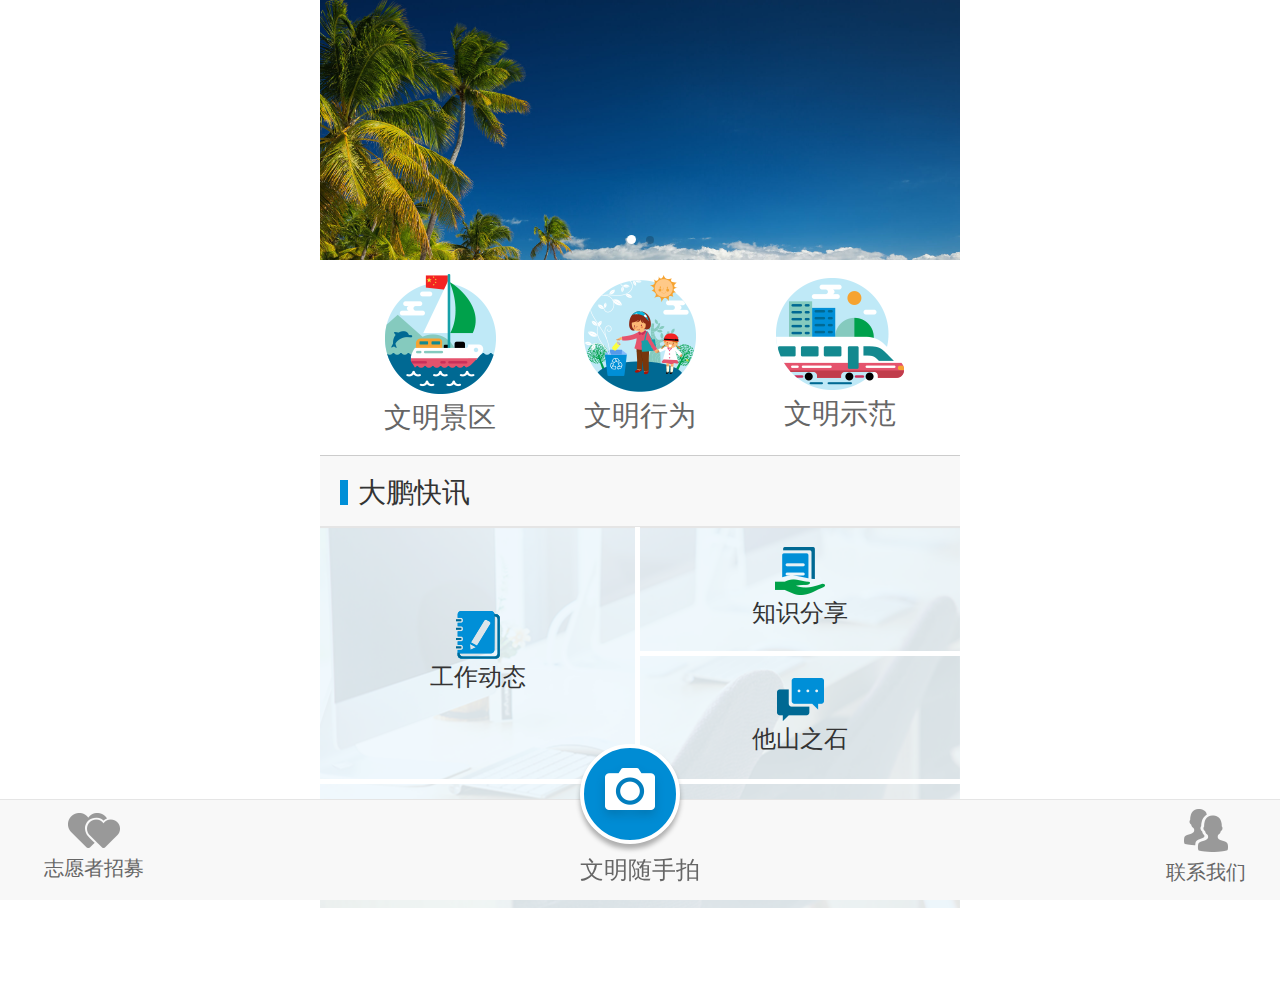
<file: index.html>
<!doctype html>
<html lang="en">
<head>
	<meta charset="UTF-8">
	<title>大鹏快讯</title>
	<meta name="viewport" content="width=device-width, user-scalable=no, initial-scale=1.0, maximum-scale=1.0, minimum-scale=1.0">
	<meta content="yes" name="apple-mobile-web-app-capable" />
	<meta content="black" name="apple-mobile-web-app-status-bar-style" />
	<meta content="telephone=no" name="format-detection" />
  <link rel="stylesheet" type="text/css" href="css/swiper-3.3.1.min.css">
	<link rel="stylesheet" type="text/css" href="css/wappublic.css">
	<link rel="stylesheet" type="text/css" href="css/index.css">
	<script type="text/javascript" src="js/fontSize.js"></script>
	<script type="text/javascript" src="js/jquery-1.8.3.min.js"></script>
  <script type="text/javascript" src="js/swiper-3.3.1.min.js"></script>
</head>
<body>
    <!--header-->
    <header class="swiper-container">
      <div class="swiper-wrapper">
        <div class="swiper-slide">
          <a href="javascript:;">
            <img src="images/banner/pic8.jpg" >
          </a>
        </div>
        <div class="swiper-slide">
          <a href="javascript:;">
            <img src="images/banner/pic8.jpg" >
          </a>             
        </div>
      </div>
      <div class="swiper-pagination"></div>
    </header>
    <!--nav-->
    <nav>
      <ol>
        <li>
          <a href="javascript:;">
            <b><img src="images/icon/icon10.png"></b>
            <span>文明景区</span>
          </a>
        </li>
        <li>
          <a href="javascript:;">
            <b><img src="images/icon/icon11.png"></b>
            <span>文明行为</span>
          </a>
        </li>
        <li>
          <a href="javascript:;">
            <b><img src="images/icon/icon12.png"></b>
            <span>文明示范</span>
          </a>
        </li>
      </ol>
    </nav>
    <section>
      <h3><i></i><span>大鹏快讯</span></h3>
      <div class="list">
          <div class="list-top">
            <div class="list-top-lf">
              <a href="javascript:;">
                <b><img src="images/icon/icon2.png"></b>
                <span>工作动态</span>
              </a>
            </div>
            <div class="list-top-rt">
               <ul>
                 <li>
                   <a href="javascript:;">
                    <b></b>
                    <span>知识分享</span>
                  </a>
                 </li>
                 <li>
                   <a href="javascript:;">
                    <b></b>
                    <span>他山之石</span>
                  </a>
                 </li>
               </ul>
            </div>
          </div>
          <div class="list-bot">
             <ul>
                 <li>
                   <a href="javascript:;">
                    <b></b>
                    <span>精彩回顾</span>
                  </a>
                 </li>
                 <li>
                   <a href="javascript:;">
                    <b></b>
                    <span>责任与坚持</span>
                  </a>
                 </li>
               </ul>
          </div>
      </div>
    </section>
    <footer>
       <div class="foot-left">
          <a class="icon" href="javascript:;"></a>
          <span>志愿者招募</span>
       </div>
       <div class="file-wrap">
         <label for="myFile"></label>
         <input id="myFile" type="file" capture=camcorder accept="image/*">
         <p>文明随手拍</p>
       </div>
       <div class="foot-right">
          <a class="icon" href="javascript:;"></a>
          <span>联系我们</span>
       </div>
    </footer>
    <script>        
        var mySwiper = new Swiper('.swiper-container',{
        loop: true,
        autoplay: 5000,
        pagination: '.swiper-pagination',
        paginationClickable: true,
        autoplayDisableOnInteraction:false
      });

  </script>
  <script type="text/javascript">
    $(document).ready(function(){
      var BH=$('ul b').height();
      function fileChange(e){
        var f = e.files[0];//一次只上传1个文件
        //console.log(f);
        var FR = new FileReader();
        FR.readAsDataURL(f);
        FR.onload = function(f){
          compressImg(this.result,(BH*3),function(data){
            //$("#newImg").attr("src",data);//保存图片压缩后的64位编码
            var str1='<li><a href="javascript:;"><b><img src='+data+'></b><span>乱扔垃圾</span></a></li>';
             $(".park-wrap").eq(0).children('ul').prepend(str1);
          });
        };
      }
      document.getElementById("myFile").addEventListener("change", function() {
              fileChange(this);
           },false);
      function compressImg(imgData,maxHeight,onCompress){
        if(!imgData){return false};
        onCompress = onCompress || function(){};
        maxHeight = maxHeight || 1200;//默认最大高度1000px
        var canvas = document.createElement('canvas');
        var img = new Image();
        img.src = imgData;

        img.onload = function(){
          if(img.height>maxHeight) {//按最大高度等比缩放
            img.width *= maxHeight / img.height;
            img.height = maxHeight; 
          }
          var ctx = canvas.getContext("2d");
          ctx.clearRect(0, 0, canvas.width, canvas.height);
          canvas.width = img.width;
          canvas.height = img.height;
          ctx.drawImage(img, 0, 0, img.width, img.height);
          onCompress(canvas.toDataURL("image/jpeg"));
          //console.log(canvas.toDataURL("image/jpeg"));
        };
      }
    });
  </script>
</body>
</html>
</file>
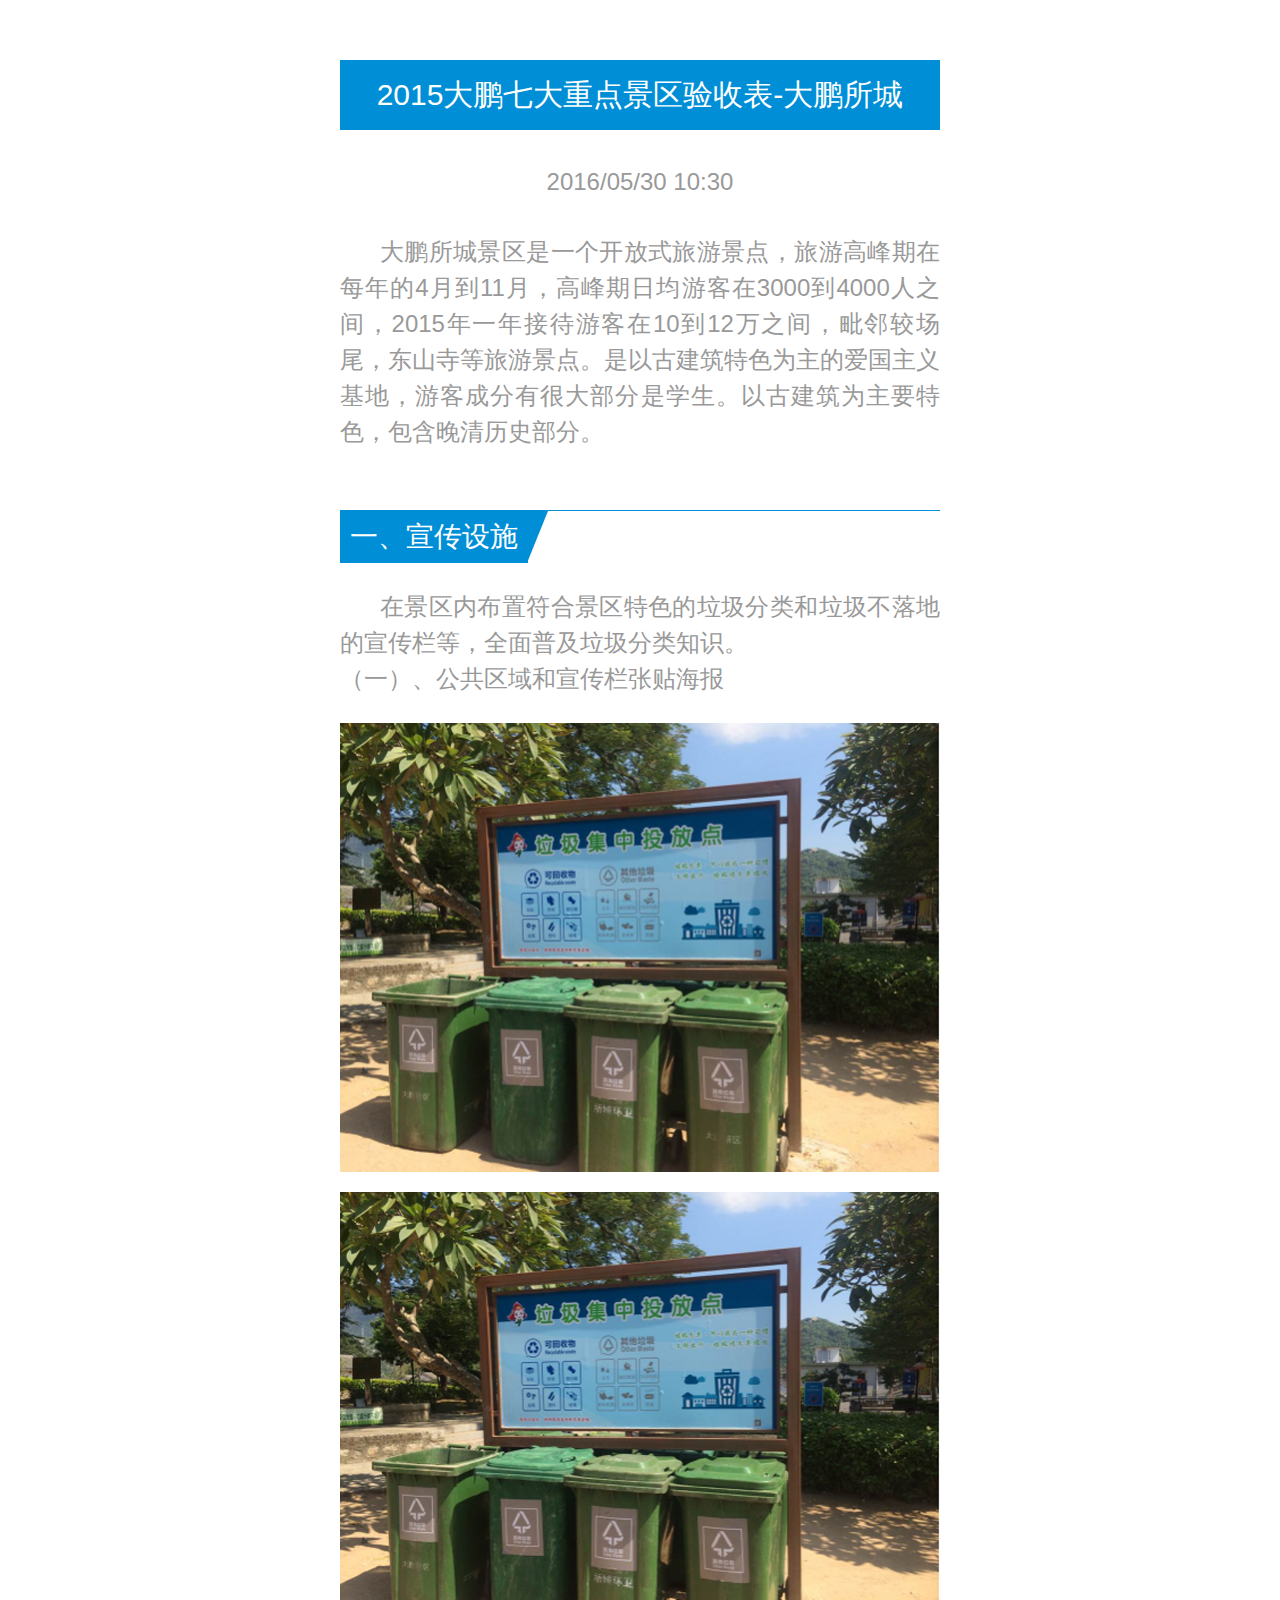
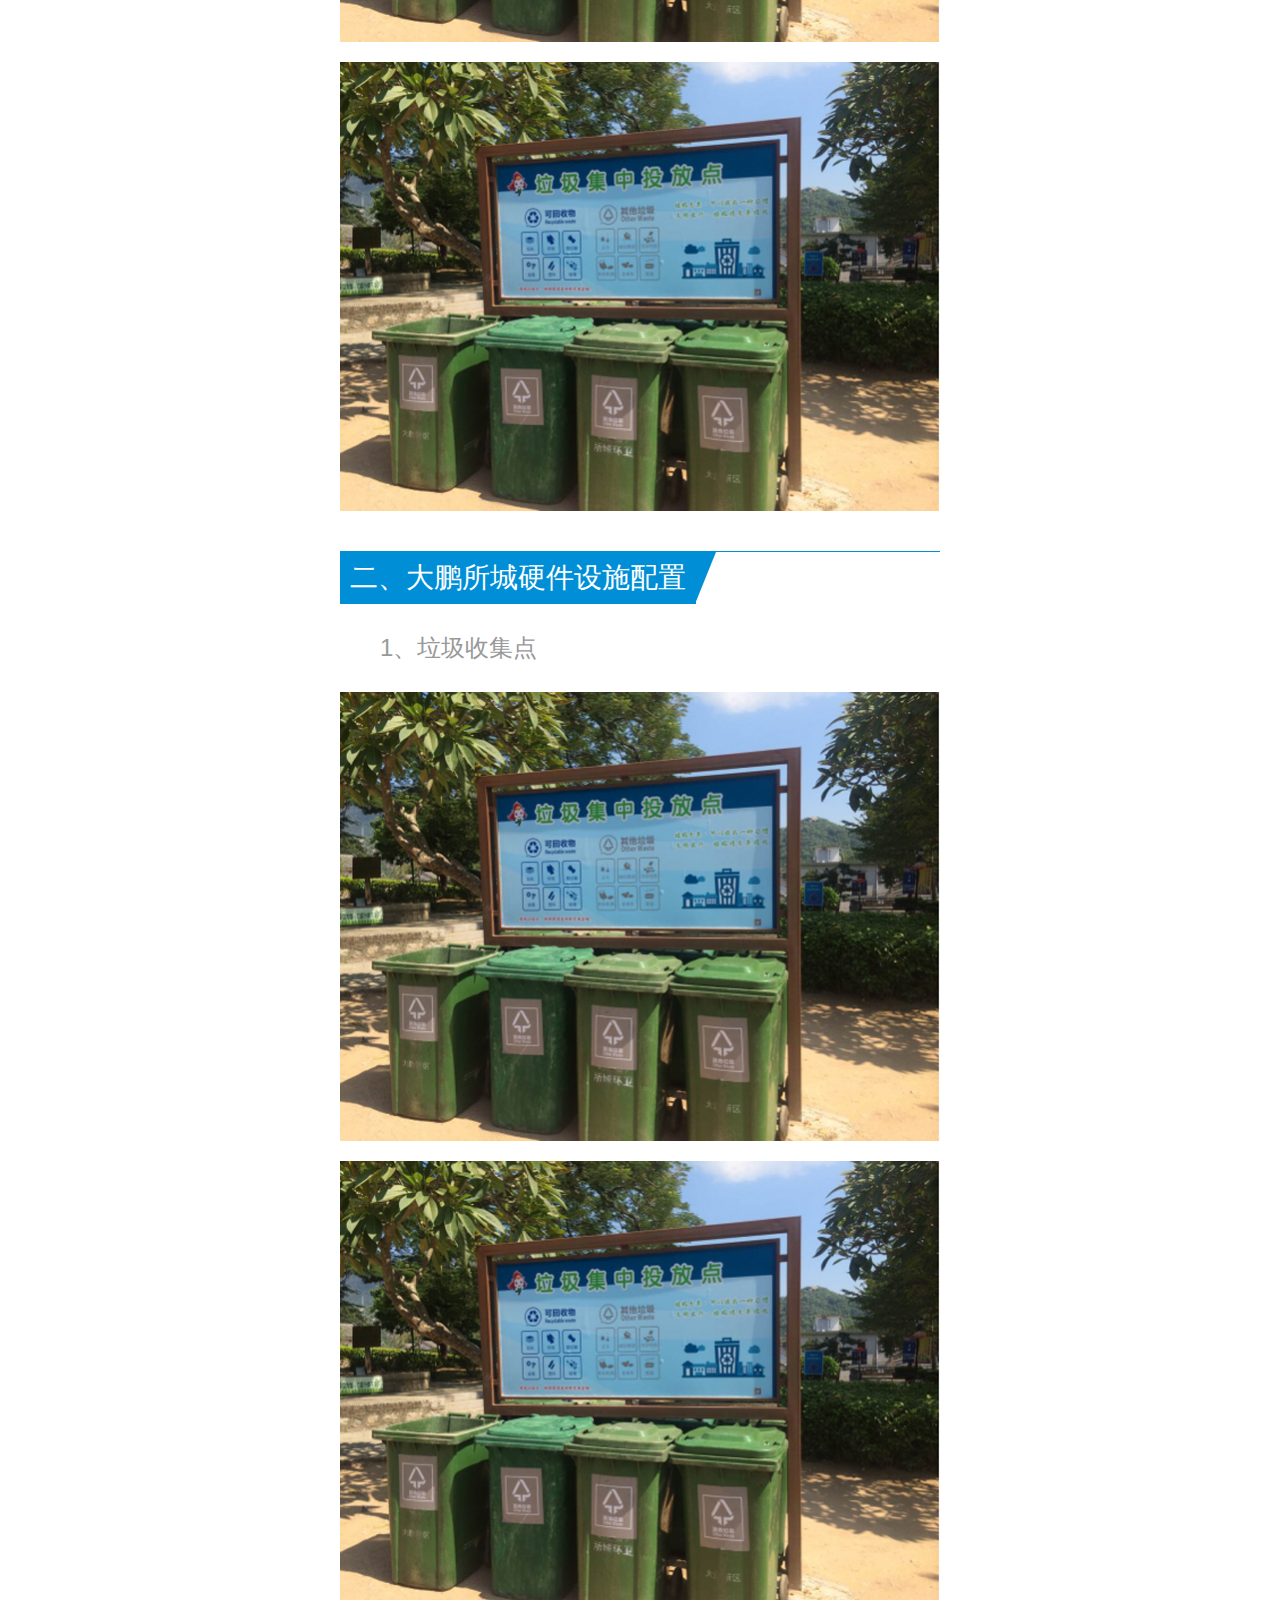
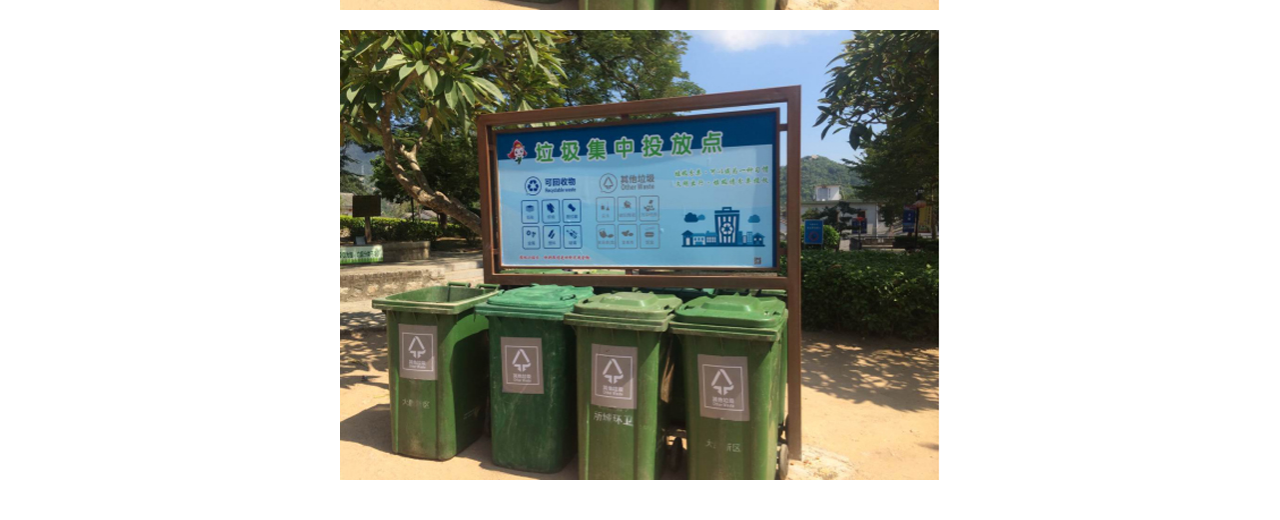
<file: details.html>
<!doctype html>
<html lang="en">
<head>
  <meta charset="UTF-8">
  <title>文明景区</title>
  <meta name="viewport" content="width=device-width, user-scalable=no, initial-scale=1.0, maximum-scale=1.0, minimum-scale=1.0">
  <meta content="yes" name="apple-mobile-web-app-capable" />
  <meta content="black" name="apple-mobile-web-app-status-bar-style" />
  <meta content="telephone=no" name="format-detection" />
  <link rel="stylesheet" type="text/css" href="css/wappublic.css">
  <link rel="stylesheet" type="text/css" href="css/details.css">
  <script type="text/javascript" src="js/fontSize.js"></script>
  <script type="text/javascript" src="js/jquery-2.1.1.min.js"></script>
</head>
<body>
    <!--header-->
    <header>
      <h3>2015大鹏七大重点景区验收表-大鹏所城</h3>
      <h4>2016/05/30 10:30</h4>
      <p>大鹏所城景区是一个开放式旅游景点，旅游高峰期在每年的4月到11月，高峰期日均游客在3000到4000人之间，2015年一年接待游客在10到12万之间，毗邻较场尾，东山寺等旅游景点。是以古建筑特色为主的爱国主义基地，游客成分有很大部分是学生。以古建筑为主要特色，包含晚清历史部分。</p>
    </header>
    <section>
      <div class="park">
        <h3>一、宣传设施</h3>
        <div class="content">
          <p class="p1">在景区内布置符合景区特色的垃圾分类和垃圾不落地的宣传栏等，全面普及垃圾分类知识。</p>
          <p>（一）、公共区域和宣传栏张贴海报</p>
        </div>
        <ul>
          <li><a href="javascript:;"><img src="images/banner/pic7.jpg" ></a></li>
          <li><a href="javascript:;"><img src="images/banner/pic7.jpg" ></a></li>
          <li><a href="javascript:;"><img src="images/banner/pic7.jpg" ></a></li>
        </ul>
      </div>
      <div class="park">
        <h3> 二、大鹏所城硬件设施配置</h3>
        <div class="content">
          <p class="p1">1、垃圾收集点</p>
        </div>
        <ul>
          <li><a href="javascript:;"><img src="images/banner/pic7.jpg" ></a></li>
          <li><a href="javascript:;"><img src="images/banner/pic7.jpg" ></a></li>
          <li><a href="javascript:;"><img src="images/banner/pic7.jpg" ></a></li>
        </ul>
      </div>
    </section>
</body>
</html>
</file>
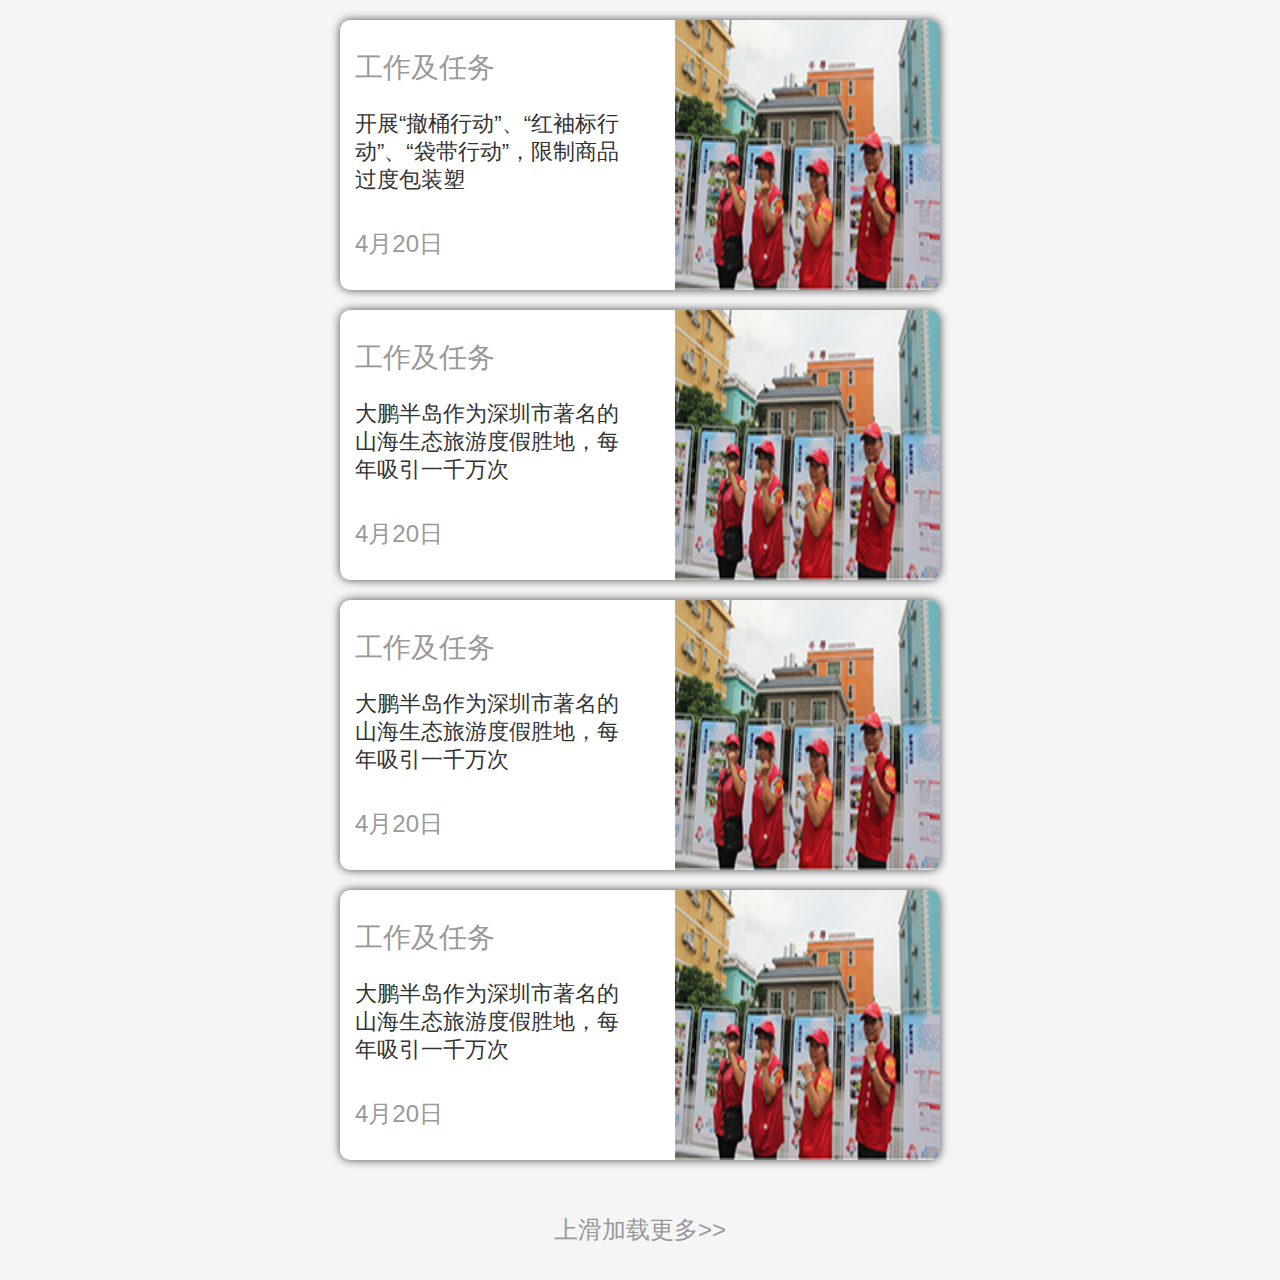
<file: list2.html>
<!doctype html>
<html lang="en">
<head>
	<meta charset="UTF-8">
	<title>大鹏快讯</title>
	<meta name="viewport" content="width=device-width, user-scalable=no, initial-scale=1.0, maximum-scale=1.0, minimum-scale=1.0">
	<meta content="yes" name="apple-mobile-web-app-capable" />
	<meta content="black" name="apple-mobile-web-app-status-bar-style" />
	<meta content="telephone=no" name="format-detection" />
	<link rel="stylesheet" type="text/css" href="css/wappublic.css">
	<link rel="stylesheet" type="text/css" href="css/list2.css">
	<script type="text/javascript" src="js/fontSize.js"></script>
	<script type="text/javascript" src="js/jquery-1.8.3.min.js"></script>
</head>
<body>
    <!--header-->
    <section>
        <!--列表1-->
        <ul class="img-list">
          <li>
            <a href="javascript:;">
               <div class="text-container">
                  <p>工作及任务</p>
                  <p>开展“撤桶行动”、“红袖标行动”、“袋带行动”，限制商品过度包装塑</p>
                  <div class="time-container">
                     <div class="times">
                       <span>4月20日</span>
                     </div>
                  </div>
               </div>
               <div class="img-container">
                  <img src="images/banner/pic1.jpg">
               </div>
            </a>
          </li>
          <li>
            <a href="javascript:;">
               <div class="text-container">
                  <p>工作及任务</p>
                  <p>大鹏半岛作为深圳市著名的山海生态旅游度假胜地，每年吸引一千万次</p>
                  <div class="time-container">
                     <div class="times">
                       <span>4月20日</span>
                     </div>
                  </div>
               </div>
               <div class="img-container">
                  <img src="images/banner/pic1.jpg">
               </div>
            </a>
          </li>
          <li>
            <a href="javascript:;">
               <div class="text-container">
                  <p>工作及任务</p>
                  <p>大鹏半岛作为深圳市著名的山海生态旅游度假胜地，每年吸引一千万次</p>
                  <div class="time-container">
                     <div class="times">
                       <span>4月20日</span>
                     </div>
                  </div>
               </div>
               <div class="img-container">
                  <img src="images/banner/pic1.jpg">
               </div>
            </a>
          </li>
          <li>
            <a href="javascript:;">
               <div class="text-container">
                  <p>工作及任务</p>
                  <p>大鹏半岛作为深圳市著名的山海生态旅游度假胜地，每年吸引一千万次</p>
                  <div class="time-container">
                     <div class="times">
                       <span>4月20日</span>
                     </div>
                  </div>
               </div>
               <div class="img-container">
                  <img src="images/banner/pic1.jpg">
               </div>
            </a>
          </li>
        </ul>
        
    </section>
    <div class="more-container">
        <a href="javascript:;">上滑加载更多&gt;&gt;</a>
    </div>
    <script type="text/javascript">
        $(document).ready(function(){
            var clientHeight=document.documentElement.clientHeight;
            window.onscroll=function(){
            var scrollHeight=document.documentElement.scrollHeight;
            var distance=scrollHeight-clientHeight-20;
            if(document.body.scrollTop>=distance){
              var str='<li><a href="javascript:;"><div class="text-container"><p>工作及任务</p><p>大鹏半岛作为深圳市著名的山海生态旅游度假胜地，每年吸引一千万次</p><div class="time-container"><div class="times"><span>4月20日</span></div></div></div><div class="img-container"><img src="images/banner/pic1.jpg"></div></a></li>';
              $(".img-list").append(str);
            }
          }
        });
    </script>
</body>
</html>
</file>
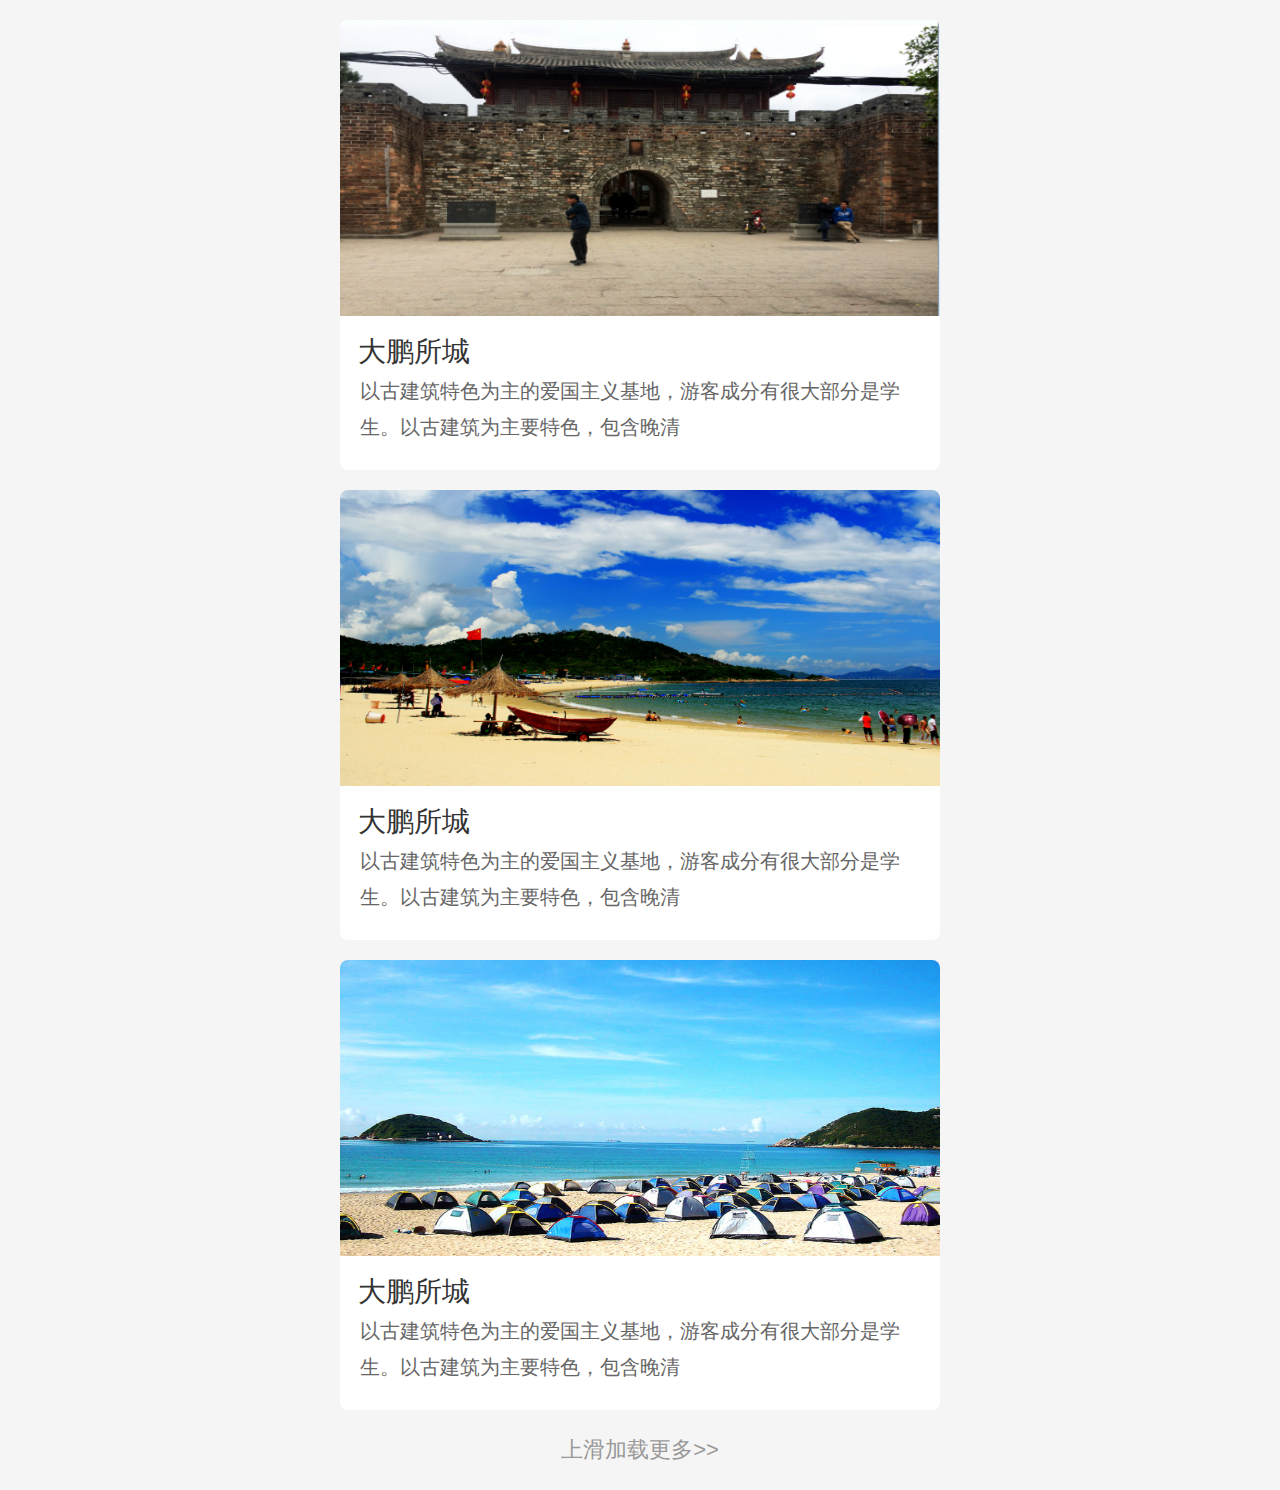
<file: list3.html>
<!doctype html>
<html lang="en">
<head>
  <meta charset="UTF-8">
  <title>文明景区</title>
  <meta name="viewport" content="width=device-width, user-scalable=no, initial-scale=1.0, maximum-scale=1.0, minimum-scale=1.0">
  <meta content="yes" name="apple-mobile-web-app-capable" />
  <meta content="black" name="apple-mobile-web-app-status-bar-style" />
  <meta content="telephone=no" name="format-detection" />
  <link rel="stylesheet" type="text/css" href="css/wappublic.css">
  <link rel="stylesheet" type="text/css" href="css/list3.css">
  <script type="text/javascript" src="js/fontSize.js"></script>
  <script type="text/javascript" src="js/jquery-1.8.3.min.js"></script>
</head>
<body>
    <!--header-->
    <section>
       <ul class="img-list">
         <li>
           <a href="javascript:;">
             <div class="img-wrap">
                <img src="images/banner/banner01.jpg">
             </div>
             <div class="content">
                <h4>大鹏所城</h4>
                <p>以古建筑特色为主的爱国主义基地，游客成分有很大部分是学生。以古建筑为主要特色，包含晚清</p>
             </div>
           </a>
         </li>
         <li>
           <a href="javascript:;">
             <div class="img-wrap">
                <img src="images/banner/banner02.jpg">
             </div>
             <div class="content">
                <h4>大鹏所城</h4>
                <p>以古建筑特色为主的爱国主义基地，游客成分有很大部分是学生。以古建筑为主要特色，包含晚清</p>
             </div>
           </a>
         </li>
         <li>
           <a href="javascript:;">
             <div class="img-wrap">
                <img src="images/banner/banner03.jpg">
             </div>
             <div class="content">
                <h4>大鹏所城</h4>
                <p>以古建筑特色为主的爱国主义基地，游客成分有很大部分是学生。以古建筑为主要特色，包含晚清</p>
             </div>
           </a>
         </li>
       </ul>
    </section>
    <footer>上滑加载更多&gt;&gt;</footer>
    <script type="text/javascript">
        $(document).ready(function(){
            var clientHeight=document.documentElement.clientHeight;
            window.onscroll=function(){
            var scrollHeight=document.documentElement.scrollHeight;
            var distance=scrollHeight-clientHeight-20;
            if(document.body.scrollTop>=distance){
              var str='<li><a href="javascript:;"><div class="img-wrap"><img src="images/banner/banner03.jpg"></div><div class="content"><h4>大鹏所城</h4><p>以古建筑特色为主的爱国主义基地，游客成分有很大部分是学生。以古建筑为主要特色，包含晚清</p></div></a></li>';
              $(".img-list").append(str);
            }
          }
        });
    </script>
</body>
</html>
</file>
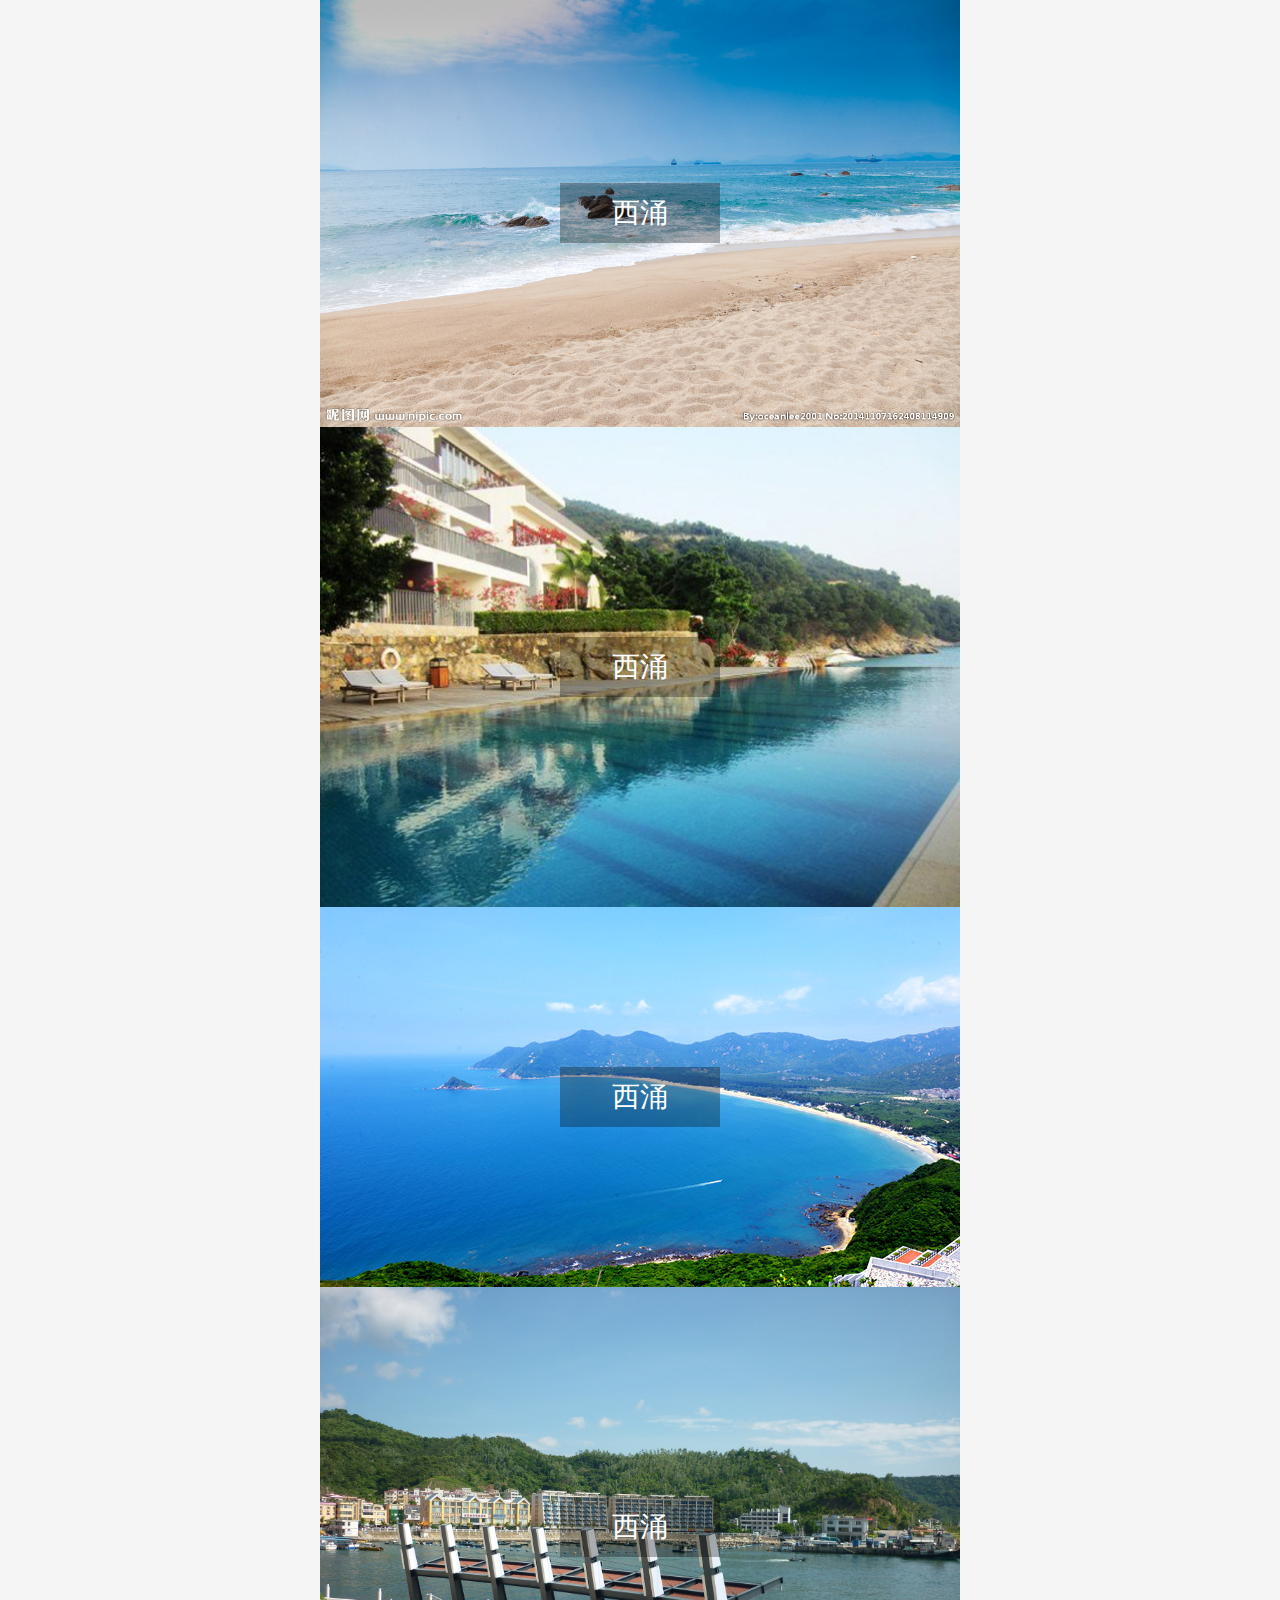
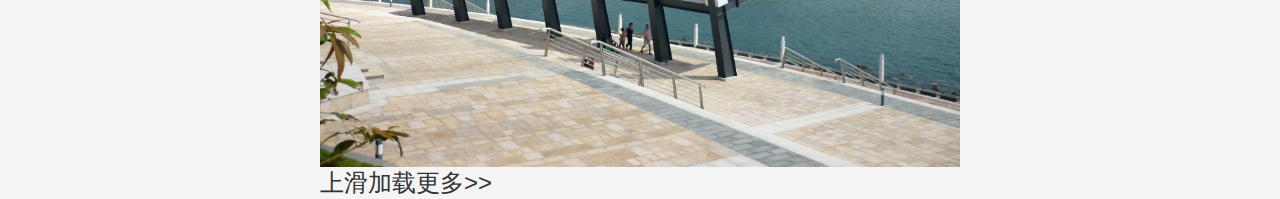
<file: list4.html>
<!doctype html>
<html lang="en">
<head>
  <meta charset="UTF-8">
  <title>文明景区</title>
  <meta name="viewport" content="width=device-width, user-scalable=no, initial-scale=1.0, maximum-scale=1.0, minimum-scale=1.0">
  <meta content="yes" name="apple-mobile-web-app-capable" />
  <meta content="black" name="apple-mobile-web-app-status-bar-style" />
  <meta content="telephone=no" name="format-detection" />
  <link rel="stylesheet" type="text/css" href="css/wappublic.css">
  <link rel="stylesheet" type="text/css" href="css/list4.css">
  <script type="text/javascript" src="js/fontSize.js"></script>
  <script type="text/javascript" src="js/jquery-1.8.3.min.js"></script>
</head>
<body>
    <!--section-->
    <section>
       <ul class="img-list">
         <li>
           <a href="javascript:;">
              <img src="images/banner/banner1.jpg">
              <span>西涌</span>
           </a>
         </li>
         <li>
           <a href="javascript:;">
              <img src="images/banner/banner2.jpg">
              <span>西涌</span>
           </a>
         </li>
         <li>
           <a href="javascript:;">
              <img src="images/banner/banner3.jpg">
              <span>西涌</span>
           </a>
         </li>
         <li>
           <a href="javascript:;">
              <img src="images/banner/banner4.jpg">
              <span>西涌</span>
           </a>
         </li>
       </ul>
    </section>
    <footer>上滑加载更多&gt;&gt;</footer>
    <script type="text/javascript">
        $(document).ready(function(){
            var clientHeight=document.documentElement.clientHeight;
            window.onscroll=function(){
            var scrollHeight=document.documentElement.scrollHeight;
            var distance=scrollHeight-clientHeight-20;
            if(document.body.scrollTop>=distance){
              var str='<li><a href="javascript:;"><img src="images/banner/banner1.jpg"><span>西涌</span></a></li>';
              $(".img-list").append(str);
            }
          }
        });
    </script>
</body>
</html>
</file>
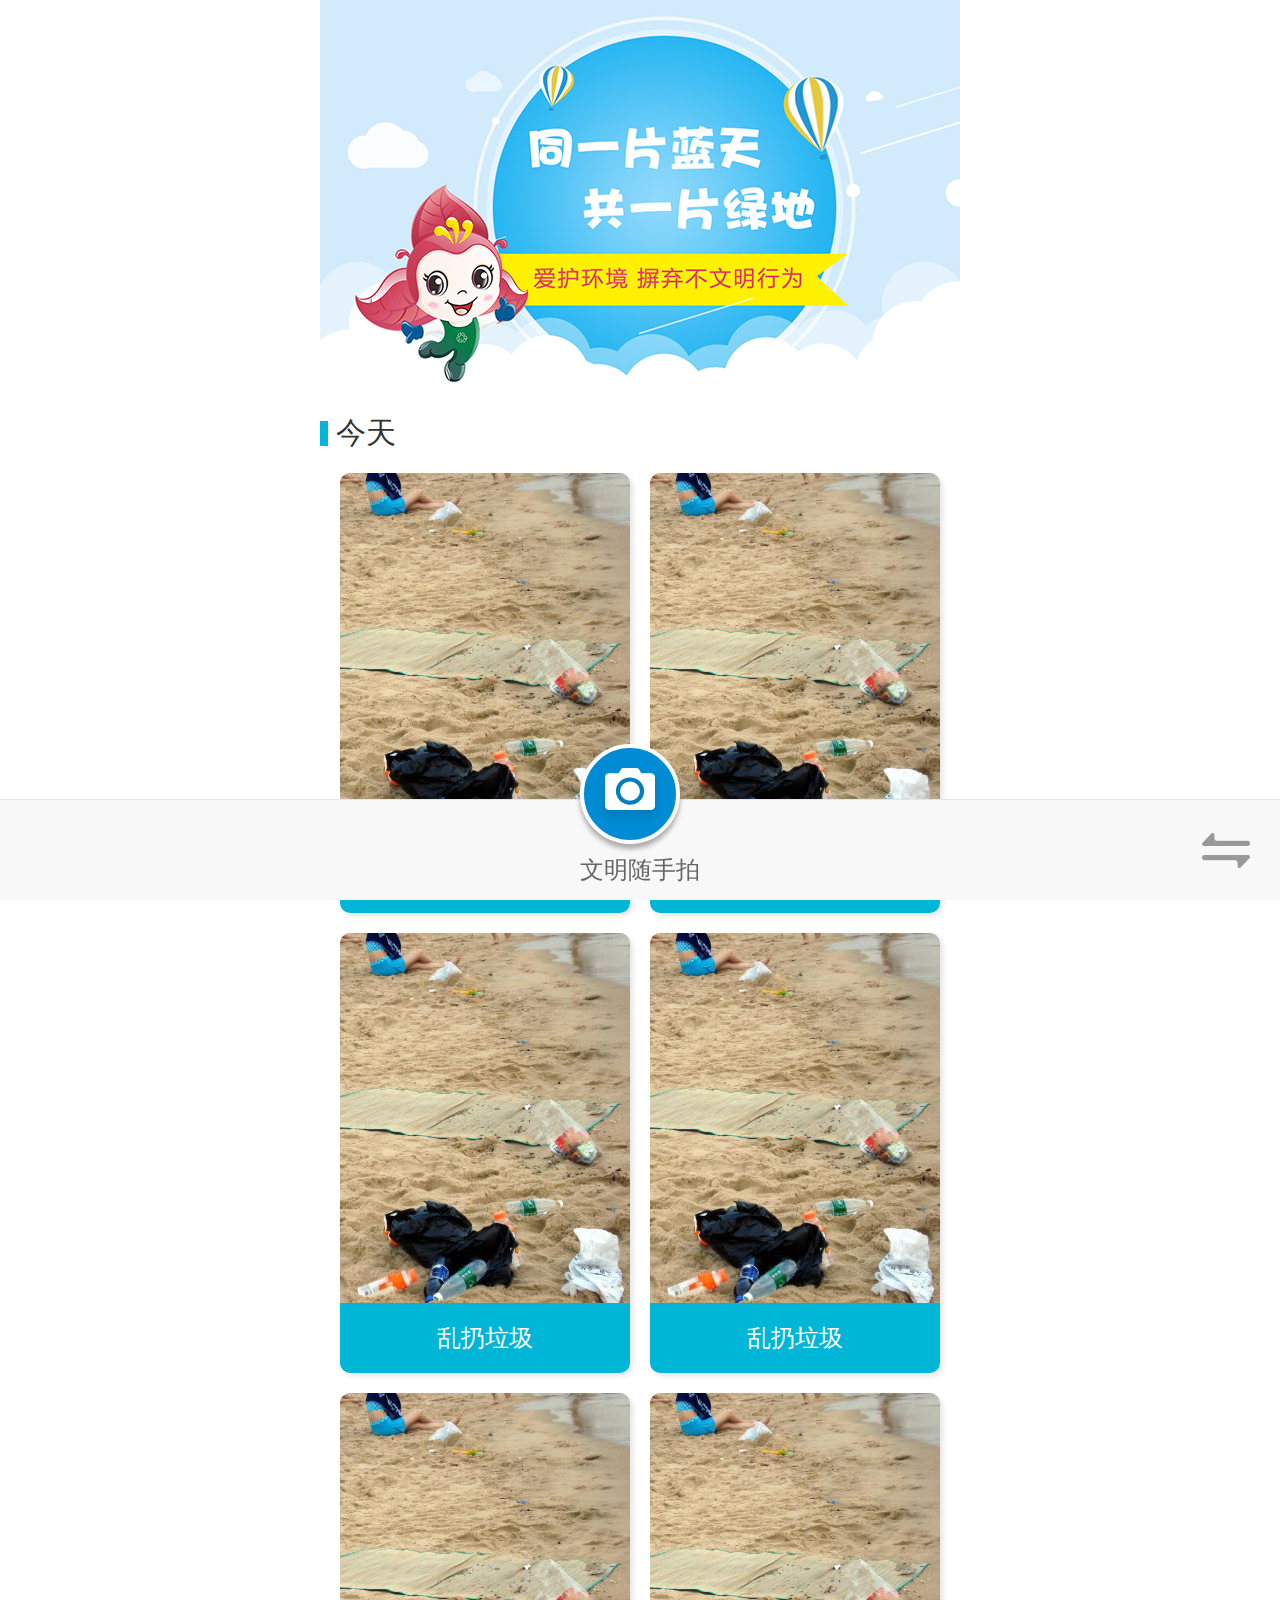
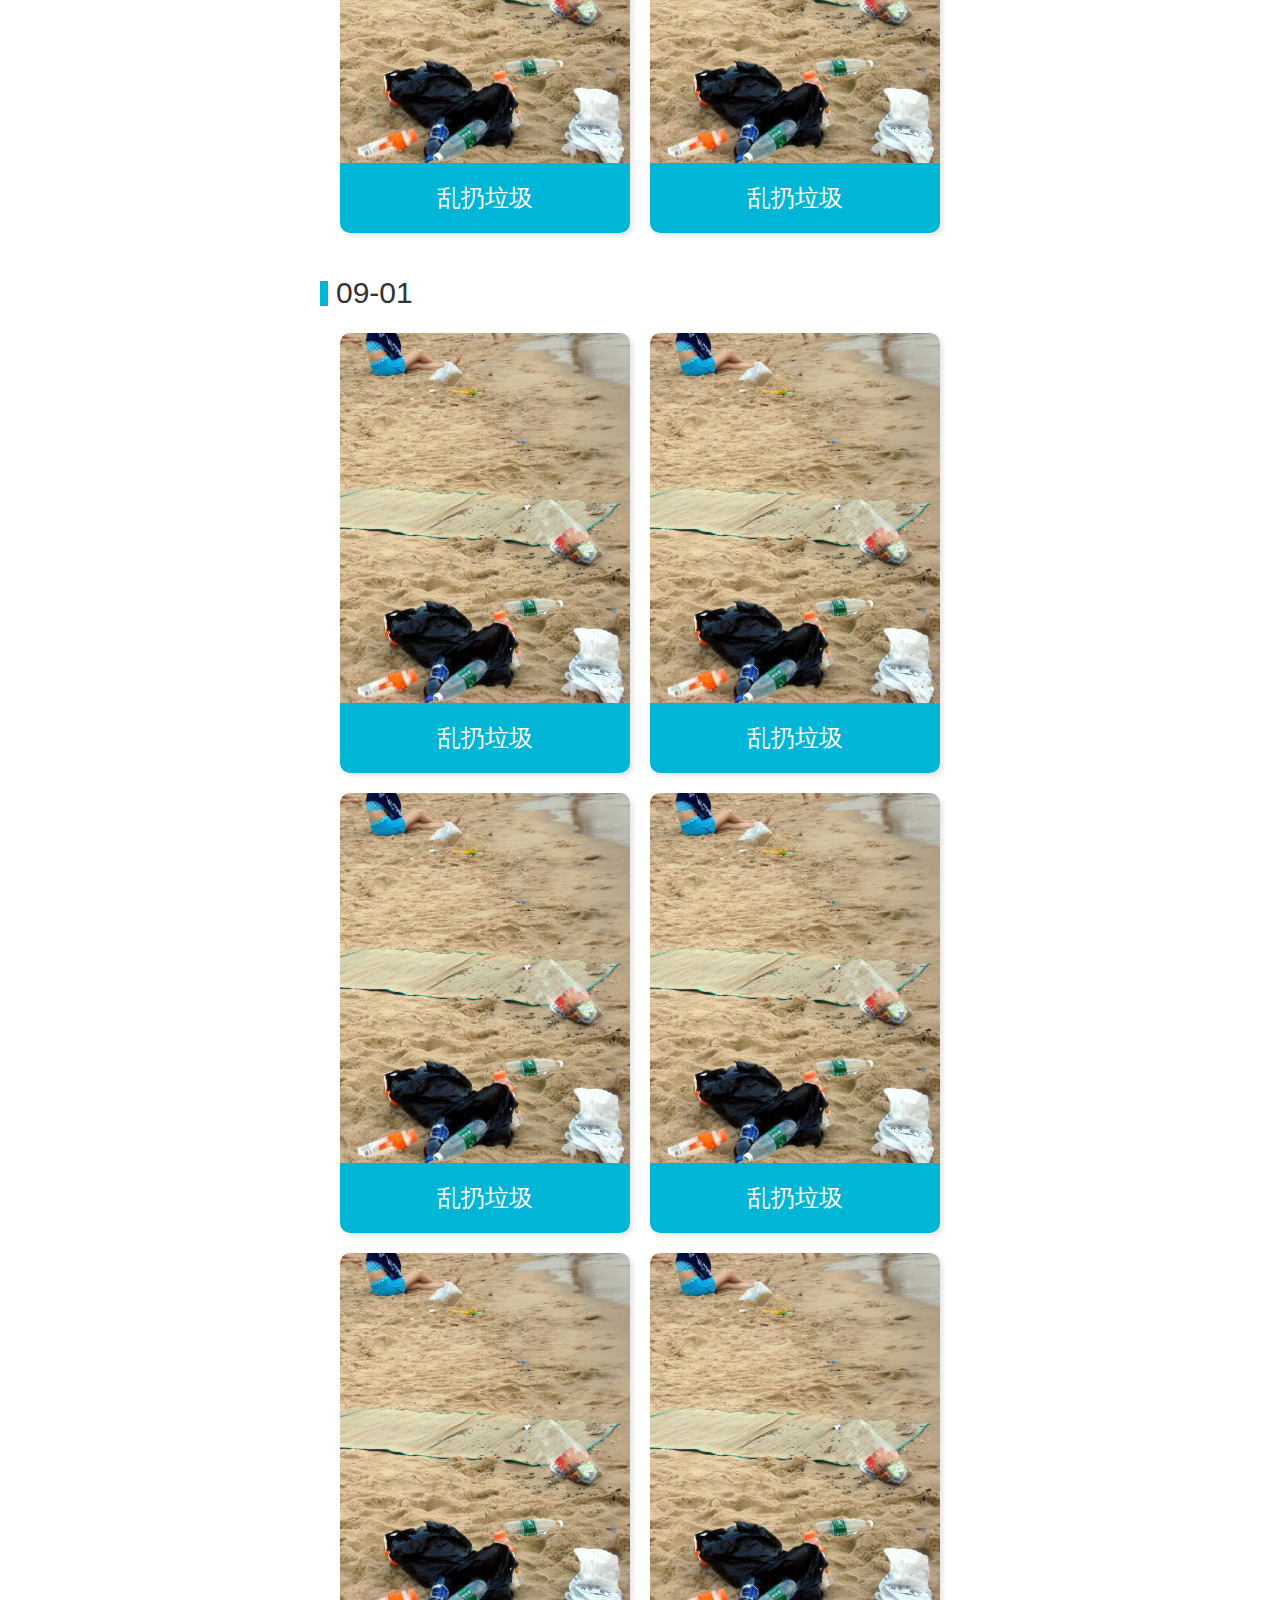
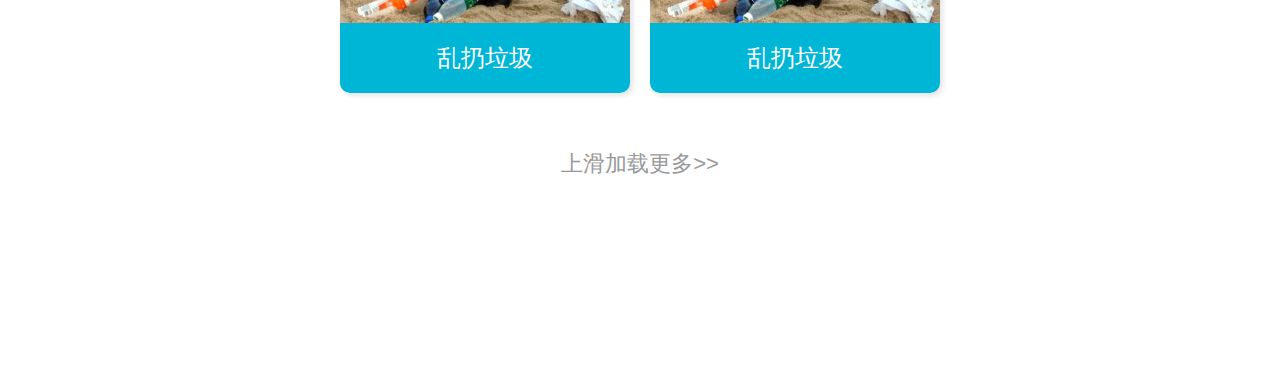
<file: pic.html>
<!doctype html>
<html lang="en">
<head>
  <meta charset="UTF-8">
  <title>文明互动</title>
  <meta name="viewport" content="width=device-width, user-scalable=no, initial-scale=1.0, maximum-scale=1.0, minimum-scale=1.0">
  <meta content="yes" name="apple-mobile-web-app-capable" />
  <meta content="black" name="apple-mobile-web-app-status-bar-style" />
  <meta content="telephone=no" name="format-detection" />
  <link rel="stylesheet" type="text/css" href="css/wappublic.css">
  <link rel="stylesheet" type="text/css" href="css/pic.css">
  <script type="text/javascript" src="js/fontSize.js"></script>
  <script type="text/javascript" src="js/jquery-1.8.3.min.js"></script>
</head>
<body>
    <!--header-->
    <header>
       <img src="images/banner/banner10.jpg">
    </header>
    <!--section-->
    <section>
       <!--park1-->
       <div class="park-wrap">
         <h3>
           <i></i>
           <span>今天</span>
         </h3>
         <ul>
           <li>
             <a href="javascript:;">
               <b><img src="images/banner/pic001.jpg"></b>
               <span>乱扔垃圾</span>
             </a>
           </li>
           <li>
             <a href="javascript:;">
               <b><img src="images/banner/pic001.jpg"></b>
               <span>乱扔垃圾</span>
             </a>
           </li>
           <li>
             <a href="javascript:;">
               <b><img src="images/banner/pic001.jpg"></b>
               <span>乱扔垃圾</span>
             </a>
           </li>
           <li>
             <a href="javascript:;">
               <b><img src="images/banner/pic001.jpg"></b>
               <span>乱扔垃圾</span>
             </a>
           </li>
           <li>
             <a href="javascript:;">
               <b><img src="images/banner/pic001.jpg"></b>
               <span>乱扔垃圾</span>
             </a>
           </li>
           <li>
             <a href="javascript:;">
               <b><img src="images/banner/pic001.jpg"></b>
               <span>乱扔垃圾</span>
             </a>
           </li>
         </ul>
       </div>
       <!--park2-->
       <div class="park-wrap">
         <h3>
           <i></i>
           <span>09-01</span>
         </h3>
         <ul>
           <li>
             <a href="javascript:;">
               <b><img src="images/banner/pic001.jpg"></b>
               <span>乱扔垃圾</span>
             </a>
           </li>
           <li>
             <a href="javascript:;">
               <b><img src="images/banner/pic001.jpg"></b>
               <span>乱扔垃圾</span>
             </a>
           </li>
           <li>
             <a href="javascript:;"> 
               <b><img src="images/banner/pic001.jpg"></b>
               <span>乱扔垃圾</span>
             </a>
           </li>
           <li>
             <a href="javascript:;">
               <b><img src="images/banner/pic001.jpg"></b>
               <span>乱扔垃圾</span>
             </a>
           </li>
           <li>
             <a href="javascript:;">
               <b><img src="images/banner/pic001.jpg"></b>
               <span>乱扔垃圾</span>
             </a>
           </li>
           <li>
             <a href="javascript:;">
               <b><img src="images/banner/pic001.jpg"></b>
               <span>乱扔垃圾</span>
             </a>
           </li>
         </ul>
       </div>
       <div class="more">上滑加载更多&gt;&gt;</div>
    </section>
    <footer>
       <div class="file-wrap">
         <label for="myFile"></label>
         <input id="myFile" type="file" capture=camcorder accept="image/*">
         <p>文明随手拍</p>
       </div>
       <a class="icon" href="javascript:;"></a>
    </footer>

     <script type="text/javascript">
        $(document).ready(function(){
            var clientHeight=document.documentElement.clientHeight;
            window.onscroll=function(){
            var scrollHeight=document.documentElement.scrollHeight;
            var distance=scrollHeight-clientHeight-20;
            if(document.body.scrollTop>=distance){
              var str='<li><a href="javascript:;"><b><img src="images/banner/pic001.jpg"></b><span>乱扔垃圾</span></a></li><li><a href="javascript:;"><b><img src="images/banner/pic001.jpg"></b><span>乱扔垃圾</span></a></li>';
              $(".park-wrap").eq(1).children('ul').append(str);
            }
          }
        });
    </script>
    <script type="text/javascript">
    $(document).ready(function(){
      var BH=$('ul b').height();
      function fileChange(e){
        var f = e.files[0];//一次只上传1个文件
        //console.log(f);
        var FR = new FileReader();
        FR.readAsDataURL(f);
        FR.onload = function(f){
          compressImg(this.result,(BH*3),function(data){
            //$("#newImg").attr("src",data);//保存图片压缩后的64位编码
            var str1='<li><a href="javascript:;"><b><img src='+data+'></b><span>乱扔垃圾</span></a></li>';
             $(".park-wrap").eq(0).children('ul').prepend(str1);
          });
        };
      }
      document.getElementById("myFile").addEventListener("change", function() {
              fileChange(this);
           },false);
      function compressImg(imgData,maxHeight,onCompress){
        if(!imgData){return false};
        onCompress = onCompress || function(){};
        maxHeight = maxHeight || 1200;//默认最大高度1000px
        var canvas = document.createElement('canvas');
        var img = new Image();
        img.src = imgData;

        img.onload = function(){
          if(img.height>maxHeight) {//按最大高度等比缩放
            img.width *= maxHeight / img.height;
            img.height = maxHeight; 
          }
          var ctx = canvas.getContext("2d");
          ctx.clearRect(0, 0, canvas.width, canvas.height);
          canvas.width = img.width;
          canvas.height = img.height;
          ctx.drawImage(img, 0, 0, img.width, img.height);
          onCompress(canvas.toDataURL("image/jpeg"));
          //console.log(canvas.toDataURL("image/jpeg"));
        };
      }
    });
  </script>
</body>
</html>
</file>
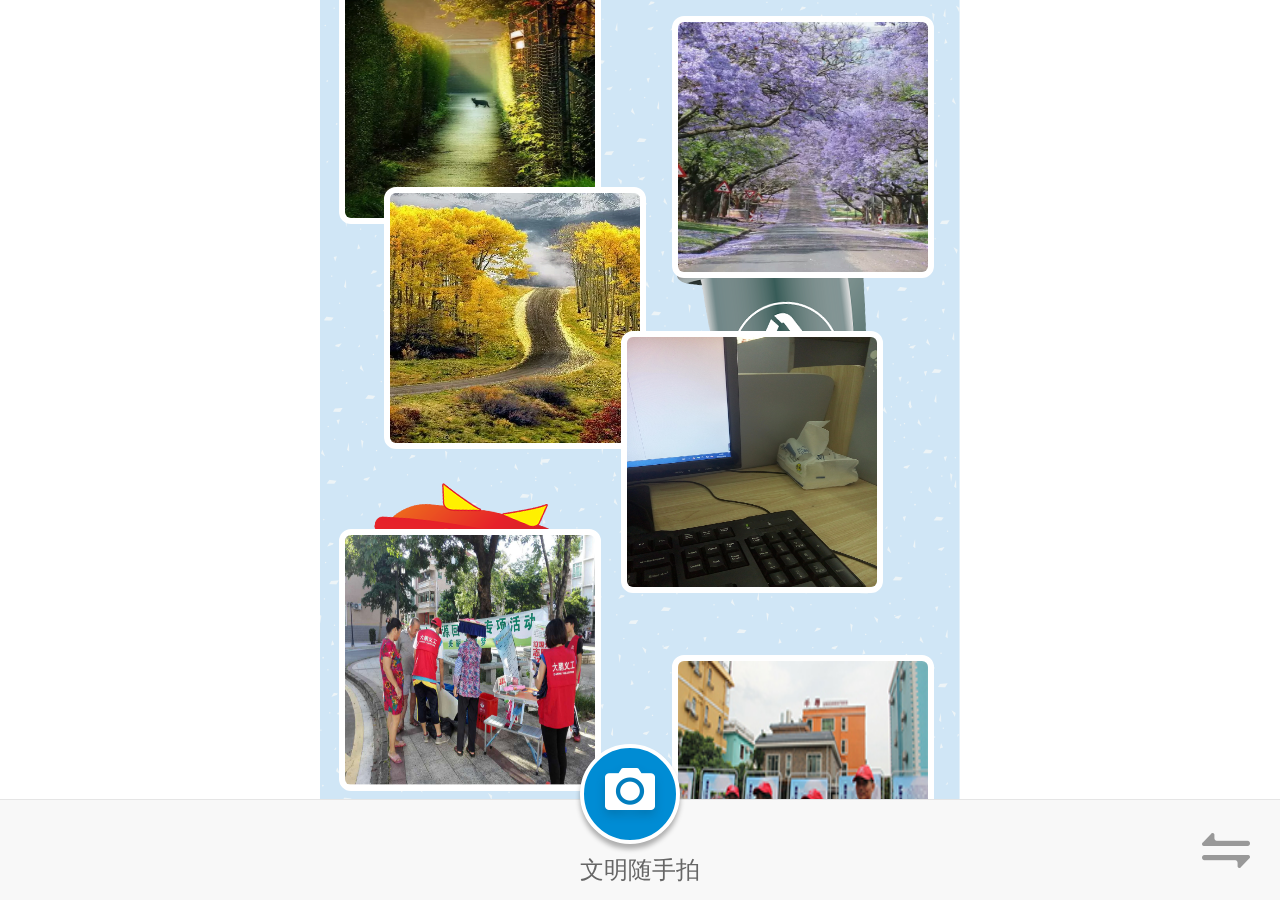
<file: piclist.html>
<!doctype html>
<html lang="en">
<head>
  <meta charset="UTF-8">
  <title>文明互动</title>
  <meta name="viewport" content="width=device-width, user-scalable=no, initial-scale=1.0, maximum-scale=1.0, minimum-scale=1.0">
  <meta content="yes" name="apple-mobile-web-app-capable" />
  <meta content="black" name="apple-mobile-web-app-status-bar-style" />
  <meta content="telephone=no" name="format-detection" />
  <link rel="stylesheet" type="text/css" href="css/wappublic.css">
  <link rel="stylesheet" type="text/css" href="css/piclist.css">
  <script type="text/javascript" src="js/fontSize.js"></script>
  <script type="text/javascript" src="js/jquery-2.1.1.min.js"></script>
</head>
<body>
    <!--section-->
    <section>
      <ul class="img-list" style="-webkit-transform:translateY(0);">
        <li>
           <p class="img-container"><img src="images/banner/01.jpg" ></p>
           <p class="img-container"><img src="images/banner/02.jpg" ></p>
           <p class="img-container"><img src="images/banner/03.jpg" ></p>
           <p class="img-container"><img src="images/banner/04.jpg" ></p>
           <p class="img-container"><img src="images/banner/pic5.jpg" ></p>
           <p class="img-container"><img src="images/banner/pic1.jpg" ></p>
        </li>
        <li>
           <p class="img-container"><img src="images/banner/01.jpg" ></p>
           <p class="img-container"><img src="images/banner/02.jpg" ></p>
           <p class="img-container"><img src="images/banner/03.jpg" ></p>
           <p class="img-container"><img src="images/banner/04.jpg" ></p>
           <p class="img-container"><img src="images/banner/pic5.jpg" ></p>
           <p class="img-container"><img src="images/banner/pic1.jpg" ></p>
        </li>
        <li>
           <p class="img-container"><img src="images/banner/01.jpg" ></p>
           <p class="img-container"><img src="images/banner/02.jpg" ></p>
           <p class="img-container"><img src="images/banner/03.jpg" ></p>
           <p class="img-container"><img src="images/banner/04.jpg" ></p>
           <p class="img-container"><img src="images/banner/pic5.jpg" ></p>
           <p class="img-container"><img src="images/banner/pic1.jpg" ></p>
        </li>
    </ul>
    </section>
    <footer>
       <div class="file-wrap">
         <label for="myFile"></label>
         <input id="myFile" type="file" capture=camcorder accept="image/*">
         <p>文明随手拍</p>
       </div>
       <a class="icon" href="javascript:;"></a>
    </footer>
     <div class="opacity-container"></div>
     <div class="close-container">
       <div class="close"></div>
     </div>
     <div class="show-container">
        <img src="images/banner/pic1.jpg" />
        <div class="show-content">
          <p>游客不文明现象，乱丢垃圾，破坏环境。</p>
          <p>游客不文明现象，乱丢垃圾，破坏环境。</p>
        </div>
    </div>

    <script type="text/javascript">
       $(document).ready(function(){
           function position(){
             var imgs=document.querySelectorAll('.img-container');
             var pw=imgs[0].offsetWidth;
             var ph=imgs[0].offsetHeight;
             var liH=document.documentElement.clientHeight||document.body.clientHeight;
             var liW=document.documentElement.clientWidth||document.body.clientWidth;
             $('.img-list li').height(liH);
             $('section').height(liH);
             //var arr1=[0.03,0.55,0.10,0.47,0.03,0.55];
             //var arr2=[-0.09,0.03,0.22,0.44,0.63,0.80];
            
             /*for(var i=0;i<imgs.length;i++){
                 imgs[i].style.left=parseInt(liW*arr1[i])+"px";
                 imgs[i].style.top=parseInt(liH*arr2[i])+"px";
             }*/
           }
           position();

           $(document).on('touchend','.img-container',function(){
               $('.opacity-container').show();
               $('.close-container').show();
               $('.show-container').addClass('onshow');
               $('.show-container').find('img').attr('src',$(this).children('img').attr('src'));
           });
           
           $('.close').on('touchend',function(e){
               e.preventDefault(); 
               $('.show-container').removeClass('onshow');
               $('.show-container').find('img').removeAttr('src');
               $('.opacity-container').hide();
               $('.close-container').hide();
           }); 

           function move(){
              var imgList=$('.img-list')[0];
              imgList.innerHTML=imgList.innerHTML+imgList.innerHTML;
              var imgLi=$('.img-list li').eq(0).height();
              var imgSize=$('.img-list li').size();
              var imgW=$('.img-list').height(imgLi*imgSize);
              var itimer=null;
              var ispeed=0;
               function moveLi(){
                  var trans=document.querySelector('.img-list').style.WebkitTransform;
                  var ulY=parseInt(trans.match(/\-?[0-9]+\.?[0-9]*/g )[0]);
                  if(ulY<-imgList.offsetHeight/2){
                      ispeed=0;
                      $(".img-list").removeClass('animate').css("-webkit-transform",'translateY(0)');
                  }else{
                    ispeed--;
                    $(".img-list").addClass('animate').css("-webkit-transform",'translateY('+ispeed+'px'+')');
                  }
                }
                 clearInterval(itimer);
                 itimer=setInterval(moveLi,60);
                $('.img-list').on('touchstart',function(){
                    clearInterval(itimer);
                });
                 $('.img-list').on('touchend',function(){
                     itimer=setInterval(moveLi,60);
                });
            }
            move();
              
       });
    </script>
   
    <script type="text/javascript">
    $(document).ready(function(){
      var BH=$('ul p').height();
      function fileChange(e){
        var f = e.files[0];//一次只上传1个文件
        var FR = new FileReader();
        FR.readAsDataURL(f);
        FR.onload = function(f){
          compressImg(this.result,(BH*3),function(data){
              
          });
        };
      }
      document.getElementById("myFile").addEventListener("change", function() {
              fileChange(this);
           },false);
      function compressImg(imgData,maxHeight,onCompress){
        if(!imgData){return false};
        onCompress = onCompress || function(){};
        maxHeight = maxHeight || 1200;//默认最大高度1000px
        var canvas = document.createElement('canvas');
        var img = new Image();
        img.src = imgData;

        img.onload = function(){
          if(img.height>maxHeight) {//按最大高度等比缩放
            img.width *= maxHeight / img.height;
            img.height = maxHeight; 
          }
          var ctx = canvas.getContext("2d");
          ctx.clearRect(0, 0, canvas.width, canvas.height);
          canvas.width = img.width;
          canvas.height = img.height;
          ctx.drawImage(img, 0, 0, img.width, img.height);
          onCompress(canvas.toDataURL("image/jpeg"));
        };
      }
    });
  </script>
  
    
</body>
</html>
</file>
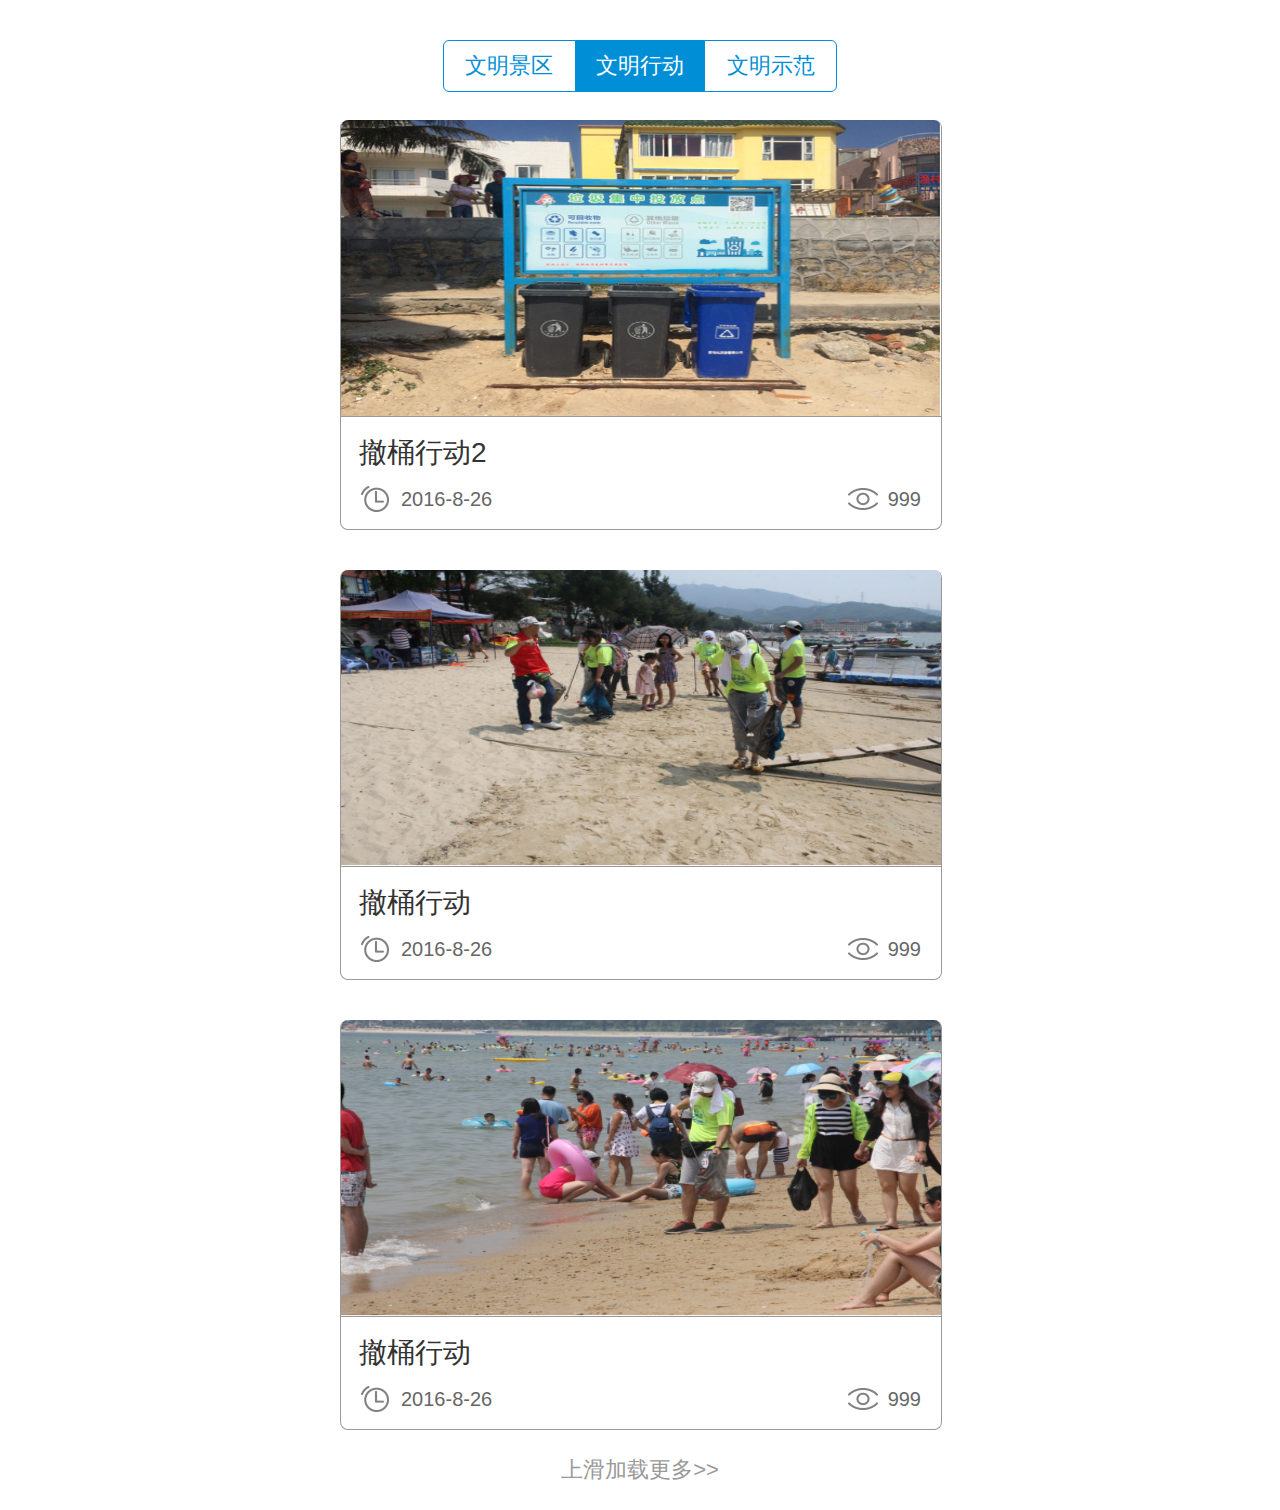
<file: wapactive.html>
<!doctype html>
<html lang="en">
<head>
	<meta charset="UTF-8">
	<title>大鹏快讯</title>
	<meta name="viewport" content="width=device-width, user-scalable=no, initial-scale=1.0, maximum-scale=1.0, minimum-scale=1.0">
	<meta content="yes" name="apple-mobile-web-app-capable" />
	<meta content="black" name="apple-mobile-web-app-status-bar-style" />
	<meta content="telephone=no" name="format-detection" />
	<link rel="stylesheet" type="text/css" href="css/wappublic.css">
	<link rel="stylesheet" type="text/css" href="css/wapactive.css">
	<script type="text/javascript" src="js/fontSize.js"></script>
	<script type="text/javascript" src="js/jquery-1.8.3.min.js"></script>
</head>
<body>
    <!--header-->
    <header>
       <ol>
         <li><a href="javascript:;">文明景区</a></li>
         <li class="liActive"><a href="javascript:;">文明行动</a></li>
         <li><a href="javascript:;">文明示范</a></li>
       </ol>
    </header>
    <section>
       <ul class="img-list" style="display: none;">
         <li>
           <a href="javascript:;">
             <div class="img-wrap">
                <img src="images/banner/pic01.png">
             </div>
             <div class="content">
                <h4>撤桶行动1</h4>
                <p>
                  <span>2016-8-26</span>
                  <span>999</span>
                </p>
             </div>
           </a>
         </li>
         <li>
           <a href="javascript:;">
             <div class="img-wrap">
                <img src="images/banner/pic02.png">
             </div>
             <div class="content">
                <h4>撤桶行动</h4>
                <p>
                  <span>2016-8-26</span>
                  <span>999</span>
                </p>
             </div>
           </a>
         </li>
         <li>
           <a href="javascript:;">
             <div class="img-wrap">
                <img src="images/banner/pic2.jpg">
             </div>
             <div class="content">
                <h4>撤桶行动</h4>
                <p>
                  <span>2016-8-26</span>
                  <span>999</span>
                </p>
             </div>
           </a>
         </li>
       </ul>
       <ul class="img-list">
         <li>
           <a href="javascript:;">
             <div class="img-wrap">
                <img src="images/banner/pic01.png">
             </div>
             <div class="content">
                <h4>撤桶行动2</h4>
                <p>
                  <span>2016-8-26</span>
                  <span>999</span>
                </p>
             </div>
           </a>
         </li>
         <li>
           <a href="javascript:;">
             <div class="img-wrap">
                <img src="images/banner/pic02.png">
             </div>
             <div class="content">
                <h4>撤桶行动</h4>
                <p>
                  <span>2016-8-26</span>
                  <span>999</span>
                </p>
             </div>
           </a>
         </li>
         <li>
           <a href="javascript:;">
             <div class="img-wrap">
                <img src="images/banner/pic2.jpg">
             </div>
             <div class="content">
                <h4>撤桶行动</h4>
                <p>
                  <span>2016-8-26</span>
                  <span>999</span>
                </p>
             </div>
           </a>
         </li>
       </ul>
       <ul class="img-list" style="display: none;">
         <li>
           <a href="javascript:;">
             <div class="img-wrap">
                <img src="images/banner/pic01.png">
             </div>
             <div class="content">
                <h4>撤桶行动3</h4>
                <p>
                  <span>2016-8-26</span>
                  <span>999</span>
                </p>
             </div>
           </a>
         </li>
         <li>
           <a href="javascript:;">
             <div class="img-wrap">
                <img src="images/banner/pic02.png">
             </div>
             <div class="content">
                <h4>撤桶行动</h4>
                <p>
                  <span>2016-8-26</span>
                  <span>999</span>
                </p>
             </div>
           </a>
         </li>
         <li>
           <a href="javascript:;">
             <div class="img-wrap">
                <img src="images/banner/pic2.jpg">
             </div>
             <div class="content">
                <h4>撤桶行动</h4>
                <p>
                  <span>2016-8-26</span>
                  <span>999</span>
                </p>
             </div>
           </a>
         </li>
       </ul>
    </section>
    <footer>上滑加载更多&gt;&gt;</footer>
    <script type="text/javascript">
        $(document).ready(function(){
            $('header ol li').on('touchend',function(){
                $('.img-list').hide().eq($(this).index()).show();
                $('header ol li').removeClass('liActive').eq($(this).index()).addClass('liActive');
            });
        });
    </script>
    <script type="text/javascript">
        $(document).ready(function(){
            var clientHeight=document.documentElement.clientHeight;
            window.onscroll=function(){
            var scrollHeight=document.documentElement.scrollHeight;
            var distance=scrollHeight-clientHeight-20;
            if(document.body.scrollTop>=distance){
              var str='<li><a href="javascript:;"><div class="img-wrap"><img src="images/banner/pic01.png"></div><div class="content"><h4>撤桶行动</h4><p><span>2016-8-26</span><span>999</span></p></div></a></li>';
              $(".img-list").append(str);
            }
          }
        });
    </script>
</body>
</html>
</file>
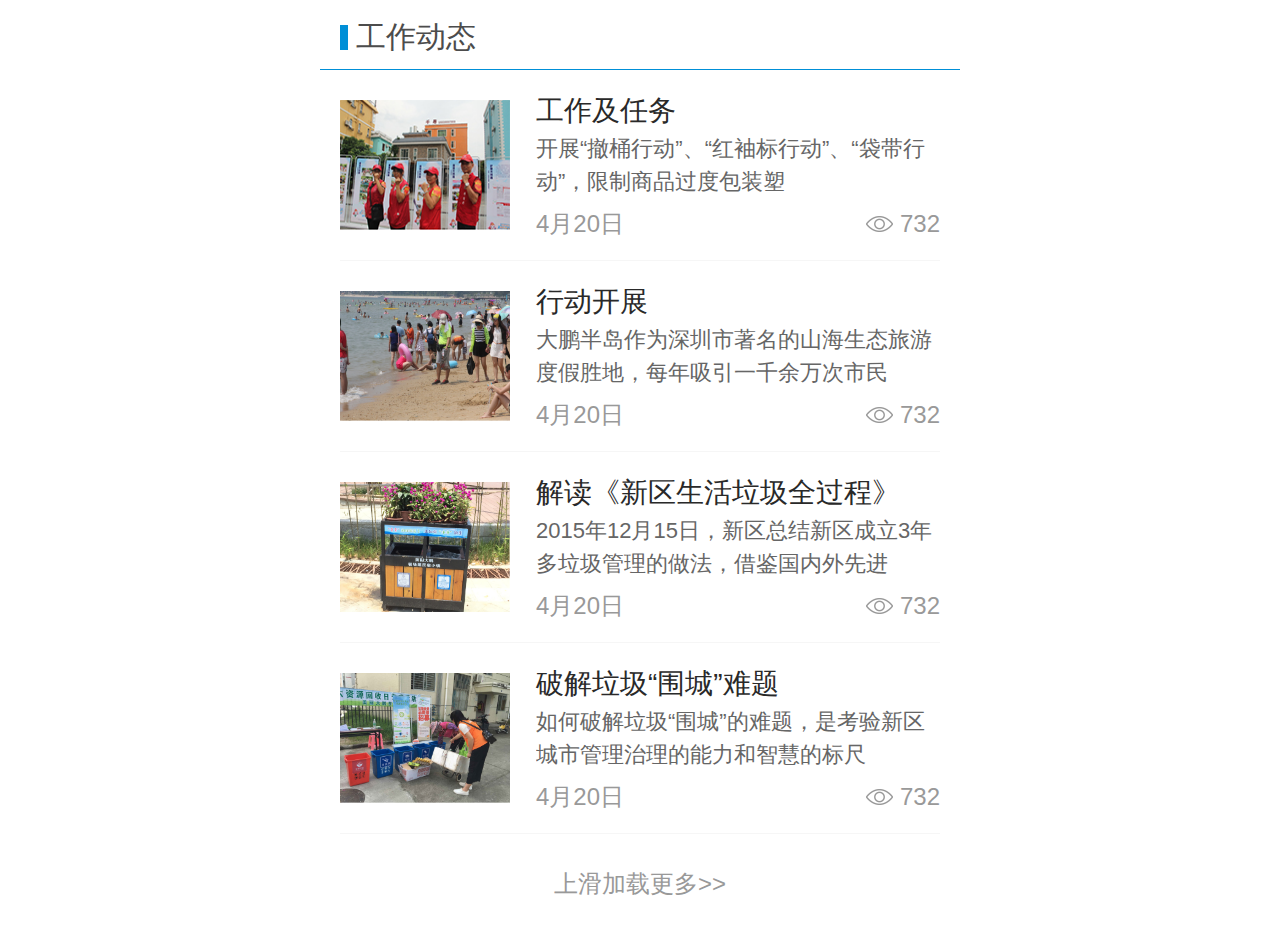
<file: waplist.html>
<!doctype html>
<html lang="en">
<head>
	<meta charset="UTF-8">
	<title>大鹏快讯</title>
	<meta name="viewport" content="width=device-width, user-scalable=no, initial-scale=1.0, maximum-scale=1.0, minimum-scale=1.0">
	<meta content="yes" name="apple-mobile-web-app-capable" />
	<meta content="black" name="apple-mobile-web-app-status-bar-style" />
	<meta content="telephone=no" name="format-detection" />
	<link rel="stylesheet" type="text/css" href="css/wappublic.css">
	<link rel="stylesheet" type="text/css" href="css/waplist.css">
	<script type="text/javascript" src="js/fontSize.js"></script>
	<script type="text/javascript" src="js/jquery-1.8.3.min.js"></script>
</head>
<body>
    <!--header-->
    <div class="title-container">
      <h3>
        <i></i>
        <span>工作动态</span>
      </h3>
    </div>
    <section>
        <!--列表1-->
        <ul class="img-list">
          <li>
            <a href="javascript:;">
               <div class="img-container">
                  <img src="images/banner/pic1.jpg">
               </div>
               <div class="text-container">
                  <p>工作及任务</p>
                  <p>开展“撤桶行动”、“红袖标行动”、“袋带行动”，限制商品过度包装塑</p>
                  <div class="time-container">
                     <div class="times">
                       <span>4月20日</span>
                         <span class="num-box">
                         <i></i>
                         <span>732</span>
                       </span>
                     </div>
                  </div>
               </div>
            </a>
          </li>
          <li>
            <a href="javascript:;">
               <div class="img-container">
                  <img src="images/banner/pic2.jpg">
               </div>
               <div class="text-container">
                  <p>行动开展</p>
                  <p>大鹏半岛作为深圳市著名的山海生态旅游度假胜地，每年吸引一千余万次市民</p>
                  <div class="time-container">
                     <div class="times">
                       <span>4月20日</span>
                         <span class="num-box">
                         <i></i>
                         <span>732</span>
                       </span>
                     </div>
                  </div>
               </div>
            </a>
          </li>
          <li>
            <a href="javascript:;">
               <div class="img-container">
                  <img src="images/banner/pic3.jpg">
               </div>
               <div class="text-container">
                  <p>解读《新区生活垃圾全过程》</p>
                  <p>2015年12月15日，新区总结新区成立3年多垃圾管理的做法，借鉴国内外先进</p>
                  <div class="time-container">
                     <div class="times">
                       <span>4月20日</span>
                         <span class="num-box">
                         <i></i>
                         <span>732</span>
                       </span>
                     </div>
                  </div>
               </div>
            </a>
          </li>
          <li>
            <a href="javascript:;">
               <div class="img-container">
                  <img src="images/banner/pic4.jpg">
               </div>
               <div class="text-container">
                  <p>破解垃圾“围城”难题</p>
                  <p>如何破解垃圾“围城”的难题，是考验新区城市管理治理的能力和智慧的标尺</p>
                  <div class="time-container">
                     <div class="times">
                       <span>4月20日</span>
                         <span class="num-box">
                         <i></i>
                         <span>732</span>
                       </span>
                     </div>
                  </div>
               </div>
            </a>
          </li>
        </ul>
        
    </section>
    <div class="more-container">
        <a href="javascript:;">上滑加载更多&gt;&gt;</a>
    </div>
    <script type="text/javascript">
        $(document).ready(function(){
            var clientHeight=document.documentElement.clientHeight;
            window.onscroll=function(){
            var scrollHeight=document.documentElement.scrollHeight;
            var distance=scrollHeight-clientHeight-20;
            if(document.body.scrollTop>=distance){
              var str='<li><a href="javascript:;"><div class="img-container"><img src="images/banner/pic4.jpg"></div><div class="text-container"><p>破解垃圾“围城”难题</p><p>如何破解垃圾“围城”的难题，是考验新区城市管理治理的能力和智慧的标尺</p><div class="time-container"><div class="times"><span>4月20日</span><span class="num-box"><i></i><span>732</span></span></div></div></div></a></li>';
              $(".img-list").append(str);
            }
          }
        });
    </script>
</body>
</html>
</file>
<file: css/wappublic.css>
@CHARSET "UTF-8";
html * {
	-webkit-outline: none;
	outline: 0;
	-webkit-tap-highlight-color: rgba(255,255,255,0);
}
body{font: normal 100% Helvetica, Arial, sans-serif;}
body,div,dl,dt,dd,ul,ol,li,h1,h2,h3,h4,h5,h6,pre,code,form,fieldset,legend,input,button,textarea,blockquote,th,td,p{margin:0;padding:0}
input,button,select,textarea{-webkit-appearance:none; appearance:none; outline:none; border:0; border-radius: 0;}
ol,ul,li{list-style:none}
h1,h2,h3,h4,h5,h6 {font-weight:normal}
a{text-decoration:none;cursor:pointer;}
a:hover{text-decoration:none;}
a:focus{outline:0;}
.c:after{content:".";display:block;font-size:0;height:0;clear:both;visibility:hidden}
.c{zoom:1}
.fl{float: left;}
.rt{float: right;}
.clear{clear: both;}
.dn,.dsn{display:none;}
.tal { text-align:left}
.tac { text-align:center}
.tar { text-align:right}

.arr_b_blue{display:block; height: .25rem;line-height: .25rem; padding-left: .34rem; position: relative;}
.arr_b_blue:before,.arr_b_blue:after{content:"";display:block;position:absolute;left:0;top:.12rem;width:.22rem;height:.02rem; background: #13afe2;
transform:rotate(50deg);
-ms-transform:rotate(50deg);
-moz-transform:rotate(50deg);
-webkit-transform:rotate(50deg);
-o-transform:rotate(50deg);
}
.arr_b_blue:after{left:.14rem;
transform:rotate(-50deg);
-ms-transform:rotate(-50deg);
-moz-transform:rotate(-50deg);
-webkit-transform:rotate(-50deg);
-o-transform:rotate(-50deg);
}

html,body{background:#fff; font-family: "Microsoft Yahei"; color: #666}
.wrap{width: 100%; margin: 0 auto; overflow: hidden; font-size: .2rem;}
</file>
<file: css/index.css>
html,body{background-color: #fff;}
body{height: 100%;}
body{
  min-width: 320px;
  max-width: 640px;
  margin: 0 auto;
  overflow-scrolling:touch;
  -webkit-overflow-scrolling:touch;
  position: relative;            
  font-family: "Microsoft Yahei",Arial,Helvetica,sans-serif;
  font-size: .24rem; 
  color: #333;
  }
img{
  display: block;
  max-width: 100%;
  }
a{
  display: block;
  color: #333;
}
.lf{float: left;}
.rt{float: right;}
.clear{clear: both;}

/*header*/
header{
  width: 100%;
  height: 2.6rem;
  overflow: hidden;
}
/*nav*/
nav{
  height: 1.95rem;
  padding: 0 .2rem;
}
nav ol{
  display: box;
  display: -webkit-box;
  display: flex;
  display: -webkit-flex;
  justify-content: space-between;
  -webkit-justify-content: space-between;
  align-items: center;
  -webkit-align-items:center;
  height: 100%;
}
nav ol li{
  box-flex:1;
  -webkit-box-flex:1;
  flex:1;
  -webkit-flex:1;
}
nav ol li a{
  display: box;
  display: -webkit-box;
  display: flex;
  display: -webkit-flex;
  justify-content: space-between;
  -webkit-justify-content: space-between;
  align-items: center;
  -webkit-align-items:center;
  flex-direction: column;
  -webkit-flex-direction: column;
  color: #666;
}
nav ol li:nth-child(1) b img{
  max-height: 1.2rem;
}
nav ol li:nth-child(2) b img{
  max-height: 1.17rem;
}
nav ol li:nth-child(3) b img{
  max-height: 1.12rem;
}
nav ol li b,nav ol li span{
  display: block;
}
nav ol li span{
  line-height: .48rem;
  font-size: .28rem;
  text-align: center;
}
/*section*/
section{
  padding-bottom: 1rem;
}
section h3{
  height: .7rem;
  line-height: .7rem;
  padding: 0 .2rem;
  border-top:1px solid #ccc;
  border-bottom: 1px solid #e5e5e5;
  font-size: .28rem;
  color:#333;
  background-color: #f8f8f8;
}
section h3 i,section h3 span{
  display: inline-block;
  vertical-align: middle;
}
section h3 i{
  width: .08rem;
  height: .25rem;
  margin-right: .1rem;
  background-color: #008fd7;
}
section .list{
  background: url('../images/banner/bg1.png') left top no-repeat;
  background-size: cover;
}
.list .list-top{
  display: box;
  display: -webkit-box;
  display: flex;
  display: -webkit-flex;
}
.list .list-top-lf,.list .list-top-rt{
  box-sizing: border-box;
  -webkit-box-sizing: border-box;
  width: 50%;
  height: 2.57rem;
}
.list .list-top-lf{
  border-right:.05rem solid #fff;
  border-bottom:.05rem solid #fff;
}
.list .list-top-lf a{
  display: box;
  display: -webkit-box;
  display: flex;
  display: -webkit-flex;
  justify-content: center;
  -webkit-justify-content: center;
  align-items: center;
  -webkit-align-items:center;
  flex-direction: column;
  -webkit-flex-direction: column;
  width: 100%;
  height: 100%;
}
.list .list-top-rt ul{
  width: 100%;
  height: 100%;
}
.list .list-top-rt ul li{
  box-sizing: border-box;
  -webkit-box-sizing: border-box;
  width: 100%;
  height: 50%;
  border-bottom:.05rem solid #fff;
}
.list .list-top-rt ul li a{
  display: box;
  display: -webkit-box;
  display: flex;
  display: -webkit-flex;
  justify-content: center;
  -webkit-justify-content: center;
  align-items: center;
  -webkit-align-items:center;
  flex-direction: column;
  -webkit-flex-direction: column;
  width: 100%;
  height: 100%;
}
.list .list-bot{
  height: 1.24rem;
}
.list .list-bot ul{
  display: box;
  display: -webkit-box;
  display: flex;
  display: -webkit-flex;
}
.list .list-bot ul li{
  box-sizing: border-box;
  -webkit-box-sizing: border-box;
  width: 50%;
  height: 100%;
}
.list .list-bot ul li a{
  display: box;
  display: -webkit-box;
  display: flex;
  display: -webkit-flex;
  justify-content: center;
  -webkit-justify-content: center;
  align-items: center;
  -webkit-align-items:center;
  flex-direction: column;
  -webkit-flex-direction: column;
  width: 100%;
  height: 100%;
}
.list .list-bot ul{
  width: 100%;
  height: 100%;
}
.list .list-top-lf b{
  width: .44rem;
  height: .48rem;
  background:url('../images/icon/icon2.png') left top no-repeat;
  background-size: 100%;
}
.list .list-top-rt ul li:nth-child(1) b{
  width: .5rem;
  height: .48rem;
  background:url('../images/icon/icon3.png') left top no-repeat;
  background-size: 100%;
}
.list .list-top-rt ul li:nth-child(2) b{
 width: .47rem;
  height: .43rem;
  background:url('../images/icon/icon4.png') left top no-repeat;
  background-size: 100%;
}
.list .list-bot ul li:nth-child(1) b{
  width: .48rem;
  height: .47rem;
  background:url('../images/icon/icon6.png') left top no-repeat;
  background-size: 100%;
}
.list ul li:nth-child(2) b{
  width: .41rem;
  height: .43rem;
  background:url('../images/icon/icon7.png') left top no-repeat;
  background-size: 100%;
}
.list span{
  display: block;
  line-height: 1.5;
}

/*footer*/
footer{
  position: fixed;
  left: 0;
  bottom:0;
  width: 100%;
  height: 1rem;
  line-height: 1rem;
  border-top:1px solid #e5e5e5;
  background-color: #f8f8f8;
  z-index: 999;
}
footer .file-wrap{
  position: absolute;
  left: 50%;
  top: -.56rem;
  transform: translate(-50%);
  -webkit-transform: translate(-50%);
}
footer .file-wrap input[type="file"]{
  opacity: 0;
  display: none;
}
footer .file-wrap label{
  display: block;
  width: .92rem;
  height: .92rem;
  border:.04rem solid #fff;
  border-radius: 100%;
  -webkit-border-radius: 100%;
  box-shadow: 0 .05rem .05rem rgba(0,0,0,0.3);
  background: url('../images/icon/cammer.png') center center no-repeat;
  background-size: .7rem .62rem;
  background-color: #008cd4;
}
footer .file-wrap p{
  height: .52rem;
  line-height: .52rem;
  color: #666;
  text-align: center;
}
footer .foot-left{
  position: absolute;
  left: 0;
  top:0;
  width: 1.88rem;
  height: 100%;
  display: box;
  display: -webkit-box;
  display: flex;
  display: -webkit-flex;
  justify-content: center;
  -webkit-justify-content: center;
  align-items: center;
  -webkit-align-items:center;
  flex-direction: column;
  -webkit-flex-direction: column;
}
footer .foot-left .icon{
  width: .52rem;
  height: .35rem;
  padding:0 .3rem;
  background: url('../images/icon/icon8.png') center center no-repeat;
  background-size: .52rem .35rem;
}
footer .foot-left span{
  display: block;
  line-height: .4rem;
  font-size: .2rem;
  color: #666;
}
footer .foot-right{
  position: absolute;
  right: 0;
  top:0;
  width: 1.48rem;
  height: 100%;
  display: box;
  display: -webkit-box;
  display: flex;
  display: -webkit-flex;
  justify-content: center;
  -webkit-justify-content: center;
  align-items: center;
  -webkit-align-items:center;
  flex-direction: column;
  -webkit-flex-direction: column;
}
footer .foot-right .icon{
  width: .44rem;
  height: .43rem;
  padding:0 .3rem;
  background: url('../images/icon/icon9.png') center center no-repeat;
  background-size: .44rem .43rem;
}
footer .foot-right span{
  display: block;
  line-height: .4rem;
  font-size: .2rem;
  color: #666;
}

.swiper-pagination-bullet-active{
  width: 9px;
  height: 9px;
  background-color: #fff;
}
</file>
<file: css/details.css>
html,body{background-color: #fff;}
body{height: 100%;}
body{
  min-width: 320px;
  max-width: 640px;
  margin: 0 auto;
  overflow-scrolling:touch;
  -webkit-overflow-scrolling:touch;
  position: relative;            
  font-family: "Microsoft Yahei",Arial,Helvetica,sans-serif;
  font-size: .24rem; 
  color: #999;
  }
img{
  display: block;
  max-width: 100%;
  }
a{
  display: block;
  color: #333;
}
.lf{float: left;}
.rt{float: right;}
.clear{clear: both;}

/*header*/
header{
  padding:.6rem .2rem;
}
header h3{
  width: 100%;
  height: .7rem;
  line-height: .7rem;
  font-size: .3rem;
  color: #fff;
  text-align: center;
  background-color: #008fd7;
}
header h4{
  height: 1.04rem;
  line-height: 1.04rem;
  text-align: center;
}
header p{
  line-height: .36rem;
  text-indent: .4rem;
  text-align:justify;
  text-justify:inter-ideograph;
  -webkit-text-align:justify;
  -webkit-text-justify:inter-ideograph;
}

/*section*/
section{
  padding: 0 .2rem;
}
section .park{
  border-top:1px solid #008fd7;
  margin-bottom: .4rem;
}
section h3{
  position: relative;
  display: inline-block;
  padding: 0 .1rem;
  height: .52rem;
  line-height: .52rem;
  font-size: .28rem;
  text-align: center;
  color: #fff;
  background-color: #008fd7;
}
section h3:after{
  position: absolute;
  right: -.2rem;
  top:0;
  content:"";
  width: 0;
  height: 0;
  border-top: .52rem solid #008fd7;
  border-right: .21rem solid transparent;
}
section .content{
  padding: .26rem 0;
}
section p{
  line-height: .36rem;
  text-align:justify;
  text-justify:inter-ideograph;
  -webkit-text-align:justify;
  -webkit-text-justify:inter-ideograph;
}
section .p1{
  text-indent: .4rem;
}
section ul li{
  margin-bottom: .2rem;
}
</file>
<file: css/list2.css>
html,body{background-color: #f5f5f5;}
body{height: 100%;}
body{
  min-width: 320px;
  max-width: 640px;
  margin: 0 auto;
  overflow-scrolling:touch;
  -webkit-overflow-scrolling:touch;
  position: relative;            
  font-family: "Microsoft Yahei",Arial,Helvetica,sans-serif;
  font-size: .24rem; 
  color: #333;
  }
img{
  display: block;
  max-width: 100%;
  }
a{
  display: block;
  color: #333;
}
.lf{float: left;}
.rt{float: right;}
.clear{clear: both;}

/*banner*/
.banner-container{
  box-sizing: border-box;
  -webkit-box-sizing: border-box;
  width: 100%;
  padding:.4rem .2rem;
}

/*section*/
section{
  box-sizing: border-box;
  -webkit-box-sizing: border-box;
  width: 100%;
  padding:0 .2rem;
  padding-top: .2rem;
  overflow: hidden;
}
section .img-list li{
  margin-bottom: .2rem;
}
section .img-list li a{
  display: box;
  display: -webkit-box;
  display: flex;
  display: -webkit-flex;
  justify-content: flex-start;
  align-items: center;
  -webkit-justify-content: flex-start;
  -webkit-align-items: center;
  border-radius: .1rem;
  -webkit-border-radius: .1rem;
  background-color: #fff;
  box-shadow: 0 0 .1rem rgba(0,0,0,0.7);
  overflow: hidden;
}
section .img-list li a .img-container{
  width: 2.9rem;
  height: 2.7rem;
  overflow: hidden;
  display: box;
  display: -webkit-box;
  display: flex;
  display: -webkit-flex;
  justify-content: center;
  align-items: center;
  -webkit-justify-content: center;
  -webkit-align-items: center;
}
section .img-list li a .img-container img{
  width: 2.9rem;
  height: 2.7rem;
}
section .img-list li a .text-container{
  position: relative;
  width: 51.6666%;
  padding-left: .15rem;
  padding-right: .36rem;
  /*height: 1.3rem;*/
  text-align: left;
}
section .img-list li a .text-container p:nth-child(1){.
  overflow: hidden; 
  text-overflow: ellipsis; 
  display: box; 
  display: -webkit-box; 
  line-clamp: 1; 
  -webkit-line-clamp: 1; 
  -webkit-box-orient: vertical;
  font-size: .28rem;
  line-height: .84rem;
  color: #999;
}
section .img-list li a .text-container p:nth-child(2){
  overflow: hidden; 
  text-overflow: ellipsis; 
  display: box; 
  display: -webkit-box; 
  line-clamp: 3; 
  -webkit-line-clamp: 3; 
  -webkit-box-orient: vertical;
  line-height: .28rem;
  font-size: .22rem;
  color: #333;
}
section .img-list li a .text-container .time-container{
  /*position: absolute;
  left: 0;
  bottom:0;*/
  width: 100%;
  padding-top: .1rem;
  font-size: .24rem;
}
section .img-list li a .text-container .time-container .times{
  display: box;
  display: -webkit-box;
  display: flex;
  display: -webkit-flex;
  justify-content: space-between;
  align-items: center;
  -webkit-justify-content: space-between;
  -webkit-align-items: center;
  line-height: .8rem;
}
section .img-list li a .text-container .time-container span{
  color: #999;
}
section .img-list li a .text-container .time-container .num-box i{
  display: inline-block;
  width: .27rem;
  height: .16rem;
  background:url('../images/icon/icon1.png') left top no-repeat;
  background-size: 100%;
}

.more-container{
   width: 100%;
   height: 1rem;
   display: box;
   display: -webkit-box;
   display: flex;
   display: -webkit-flex;
   justify-content: center;
   align-items: center;
   -webkit-justify-content: center;
   -webkit-align-items: center;
}
.more-container a{
   padding:.2rem;
   font-size: .24rem;
   color: #999;
}
</file>
<file: css/list3.css>
html,body{background-color: #f5f5f5;}
body{height: 100%;}
body{
  min-width: 320px;
  max-width: 640px;
  margin: 0 auto;
  overflow-scrolling:touch;
  -webkit-overflow-scrolling:touch;
  position: relative;            
  font-family: "Microsoft Yahei",Arial,Helvetica,sans-serif;
  font-size: .24rem; 
  color: #333;
  }
img{
  display: block;
  max-width: 100%;
  }
a{
  display: block;
  color: #333;
}
.lf{float: left;}
.rt{float: right;}
.clear{clear: both;}

/*header*/

/*section*/
section{
  padding:0 .2rem;
  padding-top: .2rem;
}
section ul{
  width: 100%;
}
section ul li{
  width: 100%;
  padding-bottom: .2rem;
  margin-bottom: .2rem;
  border-top: 0;
  border-radius: .08rem;
  -webkit-border-radius: .08rem;
  overflow: hidden;
  background-color: #fff;
}
section ul li:last-child{
  margin-bottom: 0;
}
section ul li a{
  width: 100%;
}
section ul li .img-wrap{
  width: 100%;
  height: 2.96rem;
  overflow: hidden;
}
section ul li .img-wrap img{
  width: 101%;
  height: 100%;
}
section ul li .content{
  padding:.15rem 0 .05rem 0;
}
section ul li .content h4{
  padding-left: .18rem;
  font-size: .28rem;
  line-height: 1.5;
}
section ul li .content p{
  overflow: hidden; 
  text-overflow: ellipsis; 
  display: box; 
  display: -webkit-box; 
  line-clamp: 2; 
  -webkit-line-clamp: 2; 
  -webkit-box-orient: vertical;
  line-height: .36rem;
  padding:0 .2rem;
  font-size: .2rem;
  color: #666;
}
/*footer*/
footer{
  height: .8rem;
  line-height: .8rem;
  font-size: .22rem;
  color:#999;
  text-align: center;
}
</file>
<file: css/list4.css>
html,body{background-color: #f5f5f5;}
body{height: 100%;}
body{
  min-width: 320px;
  max-width: 640px;
  margin: 0 auto;
  overflow-scrolling:touch;
  -webkit-overflow-scrolling:touch;
  position: relative;            
  font-family: "Microsoft Yahei",Arial,Helvetica,sans-serif;
  font-size: .24rem; 
  color: #333;
  }
img{
  display: block;
  max-width: 100%;
  }
a{
  display: block;
  color: #333;
}
.lf{float: left;}
.rt{float: right;}
.clear{clear: both;}

/*section*/
section .img-list li{
  position: relative;
}
section .img-list li a{
  color: #fff;
}
section .img-list li a span{
  display: block;
  position: absolute;
  left: 50%;
  top:50%;
  transform: translate(-50%,-50%);
  -webkit-transform: translate(-50%,-50%);
  width: 1.6rem;
  height: .6rem;
  line-height: .6rem;
  background-color: rgba(0,0,0,0.3);
  font-size: .28rem;
  color: #fff;
  text-align: center;
}
</file>
<file: css/pic.css>
html,body{background-color: #fff;}
body{height: 100%;}
body{
  min-width: 320px;
  max-width: 640px;
  margin: 0 auto;
  overflow-scrolling:touch;
  -webkit-overflow-scrolling:touch;
  position: relative;            
  font-family: "Microsoft Yahei",Arial,Helvetica,sans-serif;
  font-size: .24rem; 
  color: #333;
  }
img{
  display: block;
  max-width: 100%;
  }
a{
  display: block;
  color: #333;
}
.lf{float: left;}
.rt{float: right;}
.clear{clear: both;}

/*section*/
section{margin-bottom: 1.6rem;}
section h3{
  display: box;
  display: -webkit-box;
  display: flex;
  display: -webkit-flex;
  flex-wrap: wrap;
  align-items: center;
  -webkit-align-items: center;
  height: .8rem;
  line-height: .8rem;
  font-size: .3rem;
}
section h3 i,section h3 span{
  display: inline-block;
  vertical-align: middle;
}
section h3 i{
  width: .08rem;
  height: .25rem;
  margin-right:.08rem; 
  background-color: #00b6d7;
}
section ul{
  display: box;
  display: -webkit-box;
  display: flex;
  display: -webkit-flex;
  flex-wrap: wrap;
  justify-content: space-between;
  -webkit-justify-content: space-between;
  -webkit-flex-wrap: wrap;
  padding:0 .2rem;
}
section ul li{
  width: 48.333333333333334%;
  height: 4.4rem;
  margin-bottom: .2rem;
  border-radius: .1rem;
  -webkit-border-radius: .1rem;
  box-shadow: .05rem .05rem rgba(0,0,0,0.3);
  -webkit-box-shadow: .03rem .03rem .05rem rgba(0,0,0,0.1);
  overflow: hidden;
}
section ul li a{
  color: #fff;
}
section ul li b,section ul li span{
  display: block;
}
section ul li b{
  height: 3.7rem;
  overflow: hidden;
}
section ul li b img{
  width: 100%;
  height: 100%;
}
section ul li span{
  height: .7rem;
  background-color: #00b6d7;
  line-height: .7rem;
  text-align: center;
}

section .more{
  height: 1.02rem;
  line-height: 1.02rem;
  font-size: .22rem;
  text-align: center;
  color: #999;
}

/*footer*/
footer{
  position: fixed;
  left: 0;
  bottom:0;
  width: 100%;
  height: 1rem;
  line-height: 1rem;
  border-top:1px solid #e5e5e5;
  background-color: #f8f8f8;
  z-index: 999;
}
footer .file-wrap{
  position: absolute;
  left: 50%;
  top: -.56rem;
  transform: translate(-50%);
  -webkit-transform: translate(-50%);
}
footer .file-wrap input[type="file"]{
  opacity: 0;
  display: none;
}
footer .file-wrap label{
  display: block;
  width: .92rem;
  height: .92rem;
  border:.04rem solid #fff;
  border-radius: 100%;
  -webkit-border-radius: 100%;
  box-shadow: 0 .05rem .05rem rgba(0,0,0,0.3);
  background: url('../images/icon/cammer.png') center center no-repeat;
  background-size: .7rem .62rem;
  background-color: #008cd4;
}
footer .file-wrap p{
  height: .52rem;
  line-height: .52rem;
  color: #666;
  text-align: center;
}
footer .icon{
  position: absolute;
  right:0;
  top:0;
  width: .48rem;
  height: 100%;
  padding:0 .3rem;
  background: url('../images/icon/line.png') center center no-repeat;
  background-size: .48rem .35rem;
}
</file>
<file: css/piclist.css>
html,body{background-color: #fff; overflow:hidden; }
body{height: 100%;}
body{
  min-width: 320px;
  max-width: 640px;
  margin: 0 auto;
  overflow-scrolling:touch;
  -webkit-overflow-scrolling:touch;
  position: relative;            
  font-family: "Microsoft Yahei",Arial,Helvetica,sans-serif;
  font-size: .24rem; 
  color: #333;
  }
img{
  display: block;
  max-width: 100%;
  }
a{
  display: block;
  color: #333;
}
.lf{float: left;}
.rt{float: right;}
.clear{clear: both;}

/*section*/
section{ 
  width: 100%;
  height:100%;
  background: url('../images/icon/bg.png') left top no-repeat;
  background-size: cover;
  overflow: hidden;
}
section .img-list{
  position: relative;
  width: 100%;
  transform: translateY(10px);
  -webkit-transform: translateY(10px);
}
section .img-list li{
  position: relative;
  width: 100%;
  height: 100%;
}
section .img-list li p{
  position: absolute;
  left: 0;
  top:0;
  width: 2.5rem;
  height: 2.5rem;
  border:.06rem solid #fff;
  border-radius: .12rem;
  -webkit-border-radius: .12rem;
  background-color: #fff;
  overflow: hidden;
}
section .img-list li p:nth-child(1){
  left: 3%;
  top:-3%;
}
section .img-list li p:nth-child(2n){
  left: 55%;
  top:3%;
}
section .img-list li p:nth-child(3n){
  left: 10%;
  top: 22%;
}
section .img-list li p:nth-child(4n){
  left: 47%;
  top: 38%;
}
section .img-list li p:nth-child(5n){
  left: 3%;
  top: 60%;
}
section .img-list li p:nth-child(6n){
  left: 55%;
  top: 74%;
}
section .img-list li p img{
  position: absolute;
  left: 0;
  top:0;
  right:0;
  bottom: 0;
  margin:auto;
  width: 100%;
  height: 100%;
}

/*footer*/
footer{
  position: fixed;
  left: 0;
  bottom:0;
  width: 100%;
  height: 1rem;
  line-height: 1rem;
  border-top:1px solid #e5e5e5;
  background-color: #f8f8f8;
  z-index: 999;
}
footer .file-wrap{
  position: absolute;
  left: 50%;
  top: -.56rem;
  transform: translate(-50%);
  -webkit-transform: translate(-50%);
}
footer .file-wrap input[type="file"]{
  opacity: 0;
  display: none;
}
footer .file-wrap label{
  display: block;
  width: .92rem;
  height: .92rem;
  border:.04rem solid #fff;
  border-radius: 100%;
  -webkit-border-radius: 100%;
  box-shadow: 0 .05rem .05rem rgba(0,0,0,0.3);
  background: url('../images/icon/cammer.png') center center no-repeat;
  background-size: .7rem .62rem;
  background-color: #008cd4;
}
footer .file-wrap p{
  height: .52rem;
  line-height: .52rem;
  color: #666;
  text-align: center;
}
footer .icon{
  position: absolute;
  right:0;
  top:0;
  width: .48rem;
  height: 100%;
  padding:0 .3rem;
  background: url('../images/icon/line.png') center center no-repeat;
  background-size: .48rem .35rem;
}

/*opacity-container*/
.opacity-container{
  position: fixed;
  left: 0;
  top: 0;
  width: 100%;
  height: 100%;
  background-color: rgba(0,0,0,0.7);
  display: none;
  z-index: 1000;
}
/*close-container*/
.close-container{
  position: fixed;
  left: 0;
  bottom: 0;
  width: 100%;
  height: 1rem;
  z-index: 1004;
  display: none;
}
.close-container .close{
  position: absolute;
  left:50%;
  top:50%;
  width: .64rem;
  height: .64rem;
  transform: translate(-50%,-50%);
  -webkit-transform: translate(-50%,-50%);
  border-radius: 100%;
  -webkit-border-radius: 100%;
  background-color: rgba(255,255,255,0.6);
}
.close-container .close:before{
  position: absolute;
  left: 0;
  top:0;
  right:0;
  bottom:0;
  margin:auto;
  content: "";
  width: .37rem;
  height: .05rem;
  background-color: #969696;
  transform: rotate(135deg);
  -webkit-transform: rotate(135deg);
}
.close-container .close:after{
  position: absolute;
  left: 0;
  top:0;
  right:0;
  bottom:0;
  margin:auto;
  content: "";
  width: .37rem;
  height: .05rem;
  background-color: #969696;
  transform: rotate(45deg);
  -webkit-transform: rotate(45deg);
}
/*show-container*/
.show-container{
  position: absolute;
  left: 50%;
  top: 50%;
  transform: translate(-50%,-200%);
  -webkit-transform: translate(-50%,-200%);
  transition: all 0.6s;
  -webkit-transition: all 0.6s;
  width: 82.8125%;
  height: 95.4%;
  border-radius: .1rem;
  -webkit-border-radius:.1rem;
  background-color: #fff;
  opacity: 0;
  z-index: 1001;
  overflow-x: hidden;
  overflow-y: auto;
}
.onshow{
  transform: translate(-50%,-50%);
  -webkit-transform: translate(-50%,-50%);
  opacity: 1;
}

.show-container img{
  width: 100%;
}

.show-container .show-content{
  display: box;
  display: -webkit-box;
  display: flex;
  display: -webkit-flex;
  justify-content: center;
  -webkit-justify-content: center;
  align-items: center;
  -webkit-align-items: center;
  flex-direction: column;
  -webkit-flex-direction: column;
  width: 100%;
  height: 1.2rem;
  color: #666;
}
.show-container p{
  padding: 0 .2rem;
  line-height: .36rem;
  overflow: hidden; 
  text-overflow: ellipsis; 
  display: box; 
  display: -webkit-box; 
  line-clamp: 1; 
  -webkit-line-clamp: 1; 
  -webkit-box-orient: vertical;
}

.animate{-webkit-transition:all .3s ease-out;}
</file>
<file: css/wapactive.css>
html,body{background-color: #fff;}
body{height: 100%;}
body{
  min-width: 320px;
  max-width: 640px;
  margin: 0 auto;
  overflow-scrolling:touch;
  -webkit-overflow-scrolling:touch;
  position: relative;            
  font-family: "Microsoft Yahei",Arial,Helvetica,sans-serif;
  font-size: .24rem; 
  color: #333;
  }
img{
  display: block;
  max-width: 100%;
  }
a{
  display: block;
  color: #333;
}
.lf{float: left;}
.rt{float: right;}
.clear{clear: both;}

/*header*/
header{
  height: .8rem;
  padding-top: .4rem;
}
header ol{
  display: box;
  display: -webkit-box;
  display: flex;
  display: -webkit-flex;
  width: 3.92rem;
  margin: 0 auto;
  border: 1px solid #008fd7;
  border-radius: .06rem;
  -webkit-border-radius: .06rem;
}
header ol li{
  width: 33.3333333333333333333333%;
  height: .5rem;
  line-height: .5rem;
  font-size: .22rem;
  text-align: center;
}
header ol .liActive{
  background-color: #008fd7;
}
header ol li a{
  color: #008fd7;
}
header ol .liActive a{
  color: #fff;
}
/*section*/
section{
  padding:0 .2rem;
}
section ul{
  width: 100%;
}
section ul li{
  width: 100%;
  margin-bottom: .4rem;
  border: 1px solid #999;
  border-top: 0;
  border-radius: .08rem;
  -webkit-border-radius: .08rem;
  overflow: hidden;
}
section ul li:last-child{
  margin-bottom: 0;
}
section ul li a{
  width: 100%;
}
section ul li .img-wrap{
  width: 100%;
  height: 2.96rem;
  overflow: hidden;
}
section ul li .img-wrap img{
  width: 101%;
  height: 100%;
}
section ul li .content{
  padding:.15rem 0 .05rem 0;
  border-top:1px solid #999;
}
section ul li .content h4{
  padding-left: .18rem;
  font-size: .28rem;
  line-height: 1.5;
}
section ul li .content p{
  display: box;
  display: -webkit-box;
  display: flex;
  display: -webkit-flex;
  justify-content: space-between;
  -webkit-justify-content: space-between;
  align-items: center;
  -webkit-align-items: center;
  height: .5rem;
  line-height: .5rem;
  padding:0 .2rem;
  font-size: .2rem;
  color: #666;
}
section ul li .content p span{
  display: block;
  padding-left: .4rem;

}
section ul li .content p span:nth-child(1){
  background: url('../images/icon/time.png') left center no-repeat;
  background-size:.28rem .26rem;
}
section ul li .content p span:nth-child(2){
  background: url('../images/icon/num.png') left center no-repeat;
  background-size:.3rem .22rem;
}

/*footer*/
footer{
  height: .8rem;
  line-height: .8rem;
  font-size: .22rem;
  color:#999;
  text-align: center;
}
</file>
<file: css/waplist.css>
html,body{background-color: #fff;}
body{height: 100%;}
body{
  min-width: 320px;
  max-width: 640px;
  margin: 0 auto;
  overflow-scrolling:touch;
  -webkit-overflow-scrolling:touch;
  position: relative;            
  font-family: "Microsoft Yahei",Arial,Helvetica,sans-serif;
  font-size: .24rem; 
  color: #333;
  }
img{
  display: block;
  max-width: 100%;
  }
a{
  display: block;
}
.lf{float: left;}
.rt{float: right;}
.clear{clear: both;}

/*title*/
.title-container{
  box-sizing: border-box;
  -webkit-box-sizing: border-box;
  width: 100%;
  height: .7rem;
  line-height: .7rem;
  padding:0 .2rem;
  border-bottom: 1px solid #008fd7;
}
.title-container h3{
  font-size: .3rem;
  color: #4c4c4c;
}
.title-container h3 i,.title-container h3 span{
  display: inline-block;
  vertical-align: middle;
  color: #4c4c4c;
}
.title-container h3 i{
  width: .08rem;
  height: .25rem;
  background-color: #008fd7;
}

/*banner*/
.banner-container{
  box-sizing: border-box;
  -webkit-box-sizing: border-box;
  width: 100%;
  padding:.4rem .2rem;
}

/*section*/
section{
  box-sizing: border-box;
  -webkit-box-sizing: border-box;
  width: 100%;
  padding:0 .2rem;
  /*padding-bottom: .2rem;*/
  background-color: #fff;
  overflow: hidden;
}
section .img-list{
  
}
section .img-list li a{
  padding:.2rem 0; 
  color: #292929;
  border-bottom: 1px solid #f6f6f6;
  display: box;
  display: -webkit-box;
  display: flex;
  display: -webkit-flex;
  justify-content: flex-start;
  align-items: center;
  -webkit-justify-content: flex-start;
  -webkit-align-items: center;
}
section .img-list li a .img-container{
  width: 1.7rem;
  height: 1.3rem;
  margin-right: .26rem;
  overflow: hidden;
  display: box;
  display: -webkit-box;
  display: flex;
  display: -webkit-flex;
  justify-content: center;
  align-items: center;
  -webkit-justify-content: center;
  -webkit-align-items: center;
}
section .img-list li a .img-container img{
  width: 1.7rem;
  height: 1.3rem;
}
section .img-list li a .text-container{
  position: relative;
  width: 4.04rem;
  /*height: 1.3rem;*/
  text-align: left;
}
section .img-list li a .text-container p:nth-child(1){.
  overflow: hidden; 
  text-overflow: ellipsis; 
  display: box; 
  display: -webkit-box; 
  line-clamp: 1; 
  -webkit-line-clamp: 1; 
  -webkit-box-orient: vertical;
  font-size: .28rem;
  line-height: 1.5;
}
section .img-list li a .text-container p:nth-child(2){
  overflow: hidden; 
  text-overflow: ellipsis; 
  display: box; 
  display: -webkit-box; 
  line-clamp: 2; 
  -webkit-line-clamp: 2; 
  -webkit-box-orient: vertical;
  line-height: 1.5;
  font-size: .22rem;
  color: #666;
}
section .img-list li a .text-container .time-container{
  /*position: absolute;
  left: 0;
  bottom:0;*/
  width: 100%;
  padding-top: .1rem;
  font-size: .24rem;
}
section .img-list li a .text-container .time-container .times{
  display: box;
  display: -webkit-box;
  display: flex;
  display: -webkit-flex;
  justify-content: space-between;
  align-items: center;
  -webkit-justify-content: space-between;
  -webkit-align-items: center;
}
section .img-list li a .text-container .time-container span{
  color: #999;
}
section .img-list li a .text-container .time-container .num-box i{
  display: inline-block;
  width: .27rem;
  height: .16rem;
  background:url('../images/icon/icon1.png') left top no-repeat;
  background-size: 100%;
}

.more-container{
   width: 100%;
   height: 1rem;
   display: box;
   display: -webkit-box;
   display: flex;
   display: -webkit-flex;
   justify-content: center;
   align-items: center;
   -webkit-justify-content: center;
   -webkit-align-items: center;
}
.more-container a{
   padding:.2rem;
   font-size: .24rem;
   color: #999;
}
</file>
